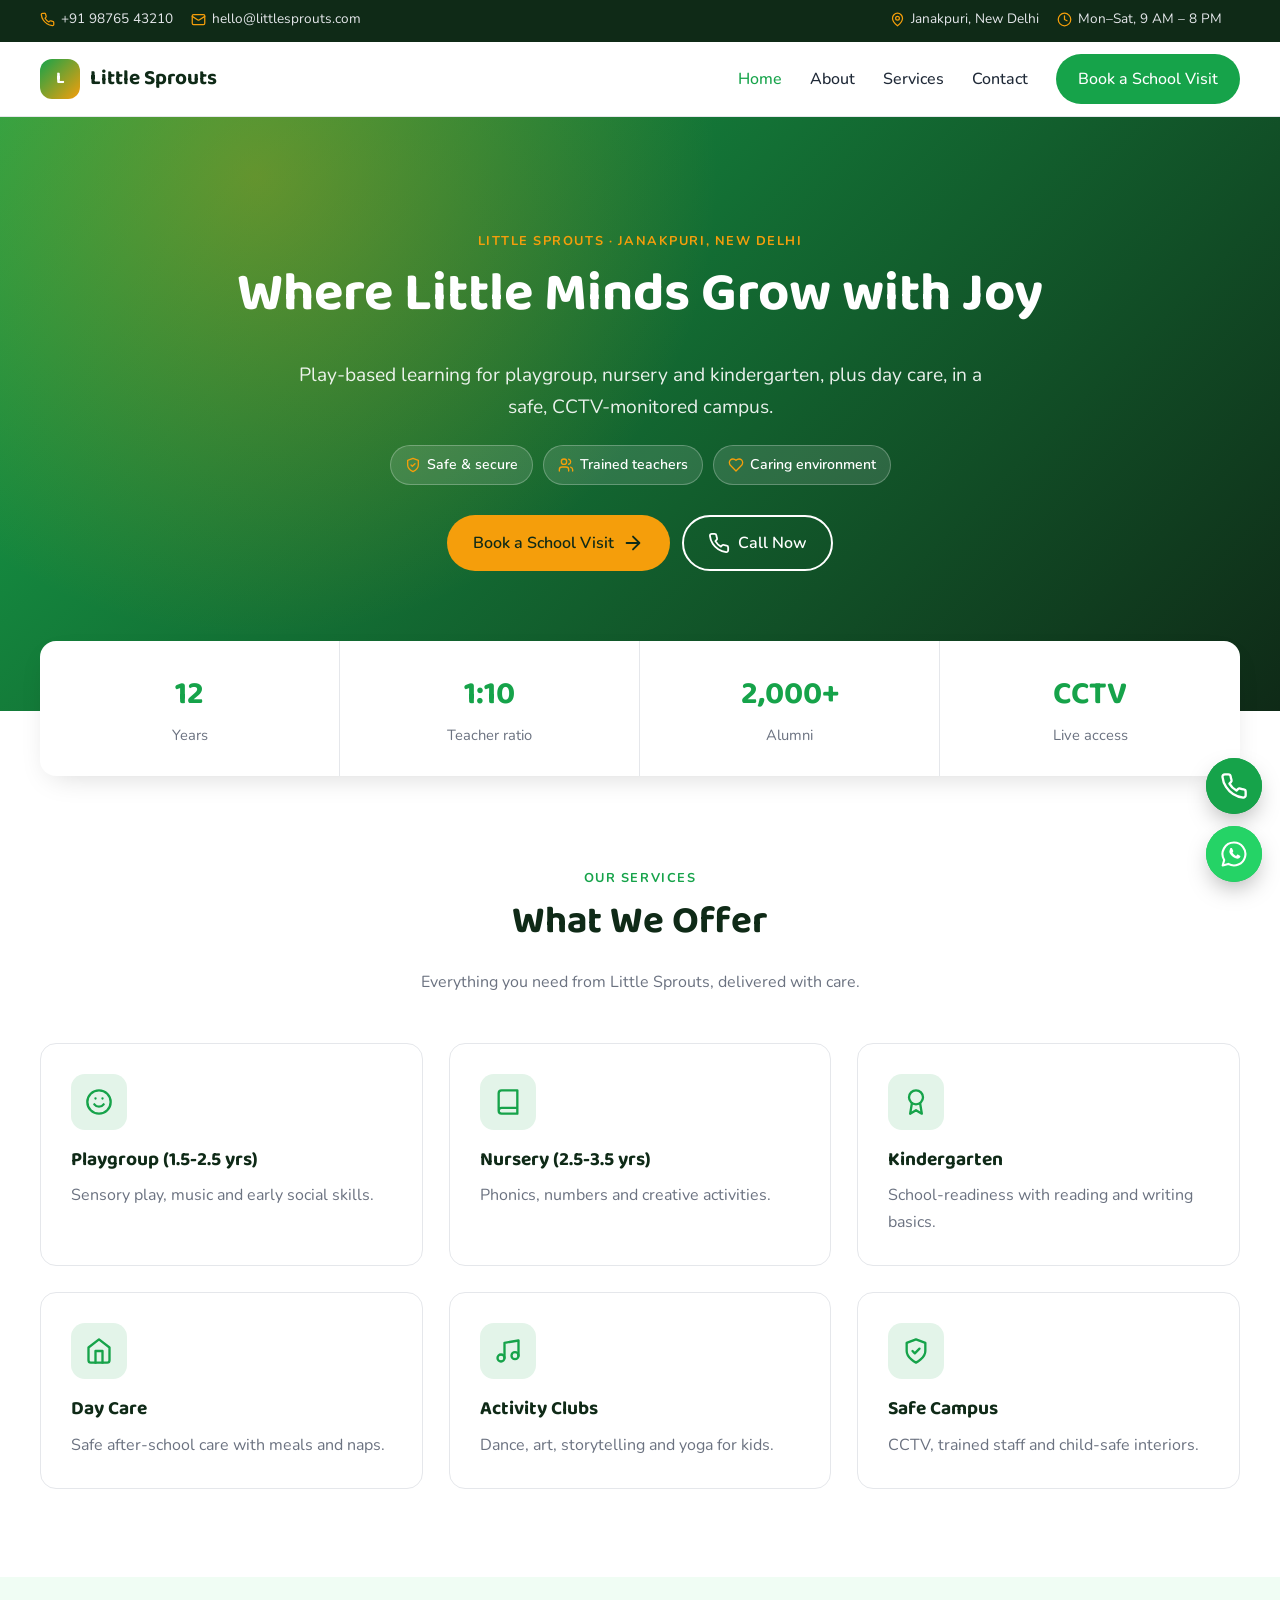
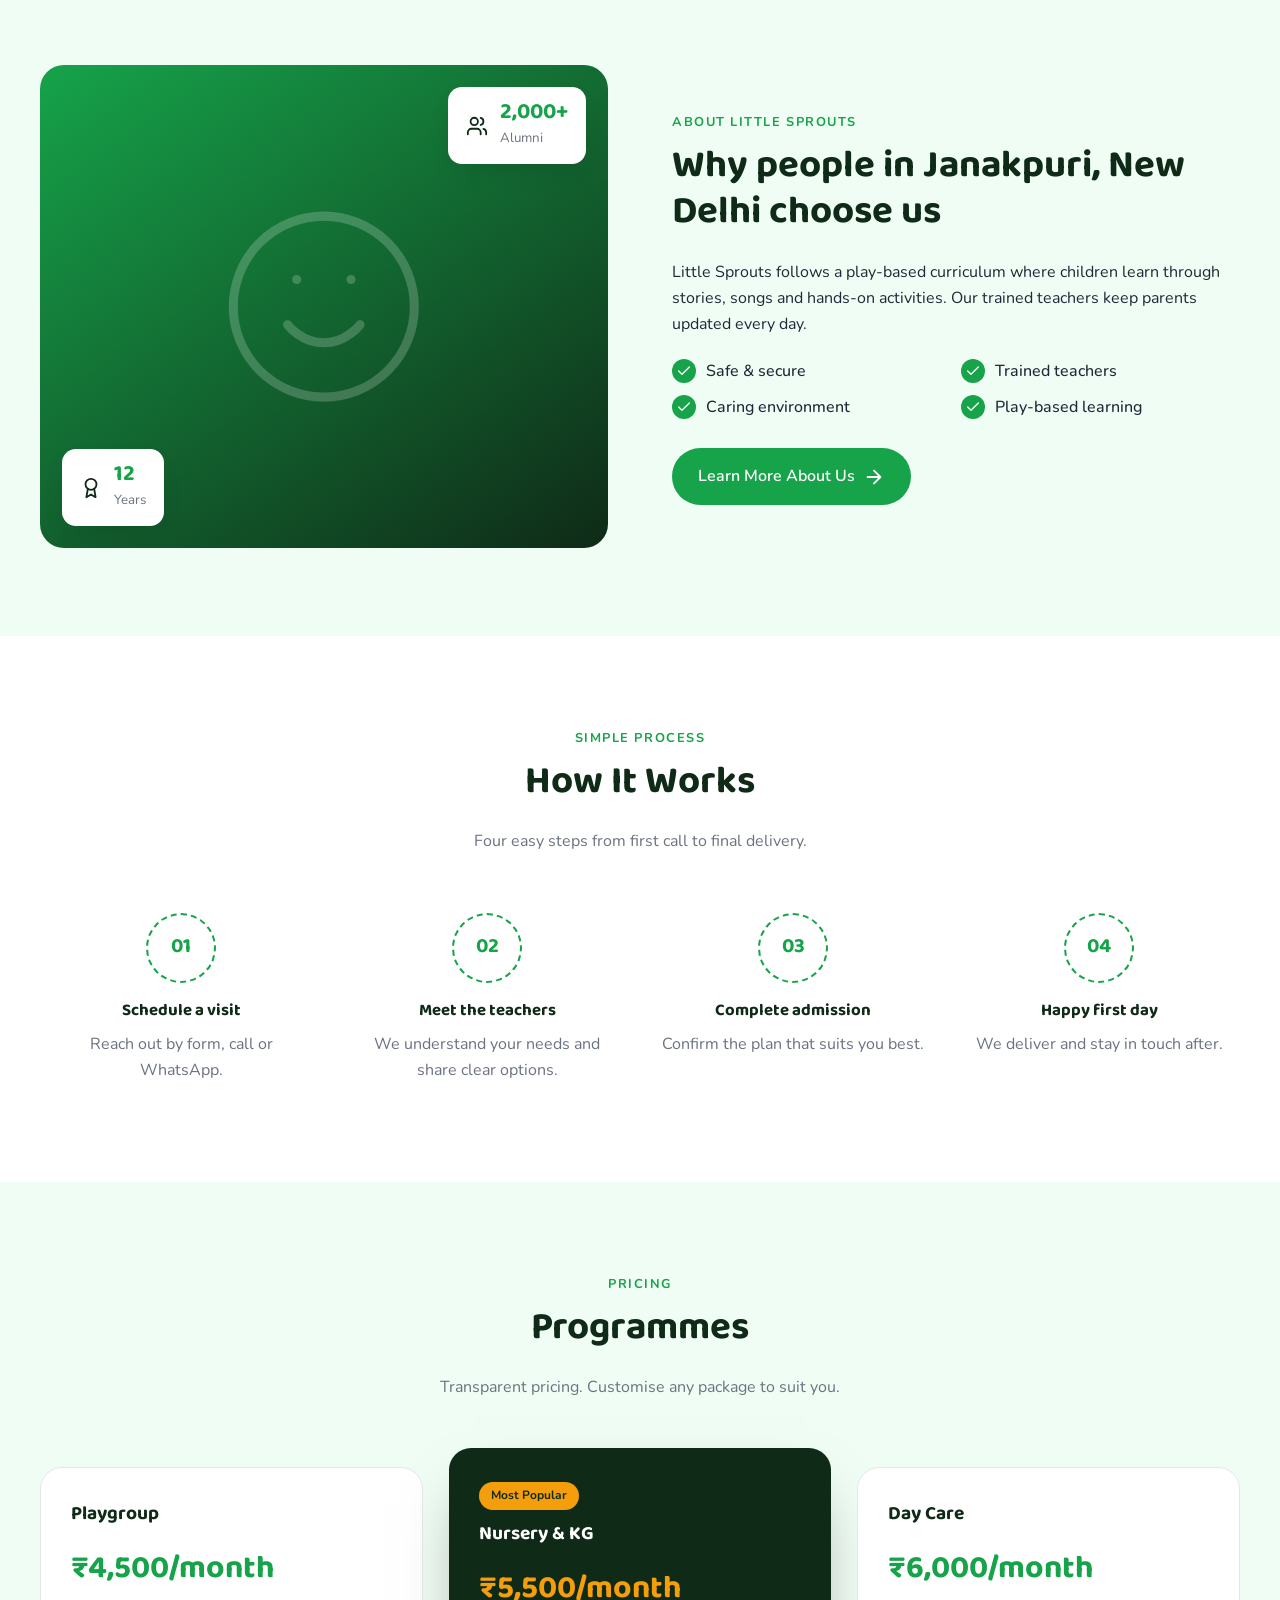
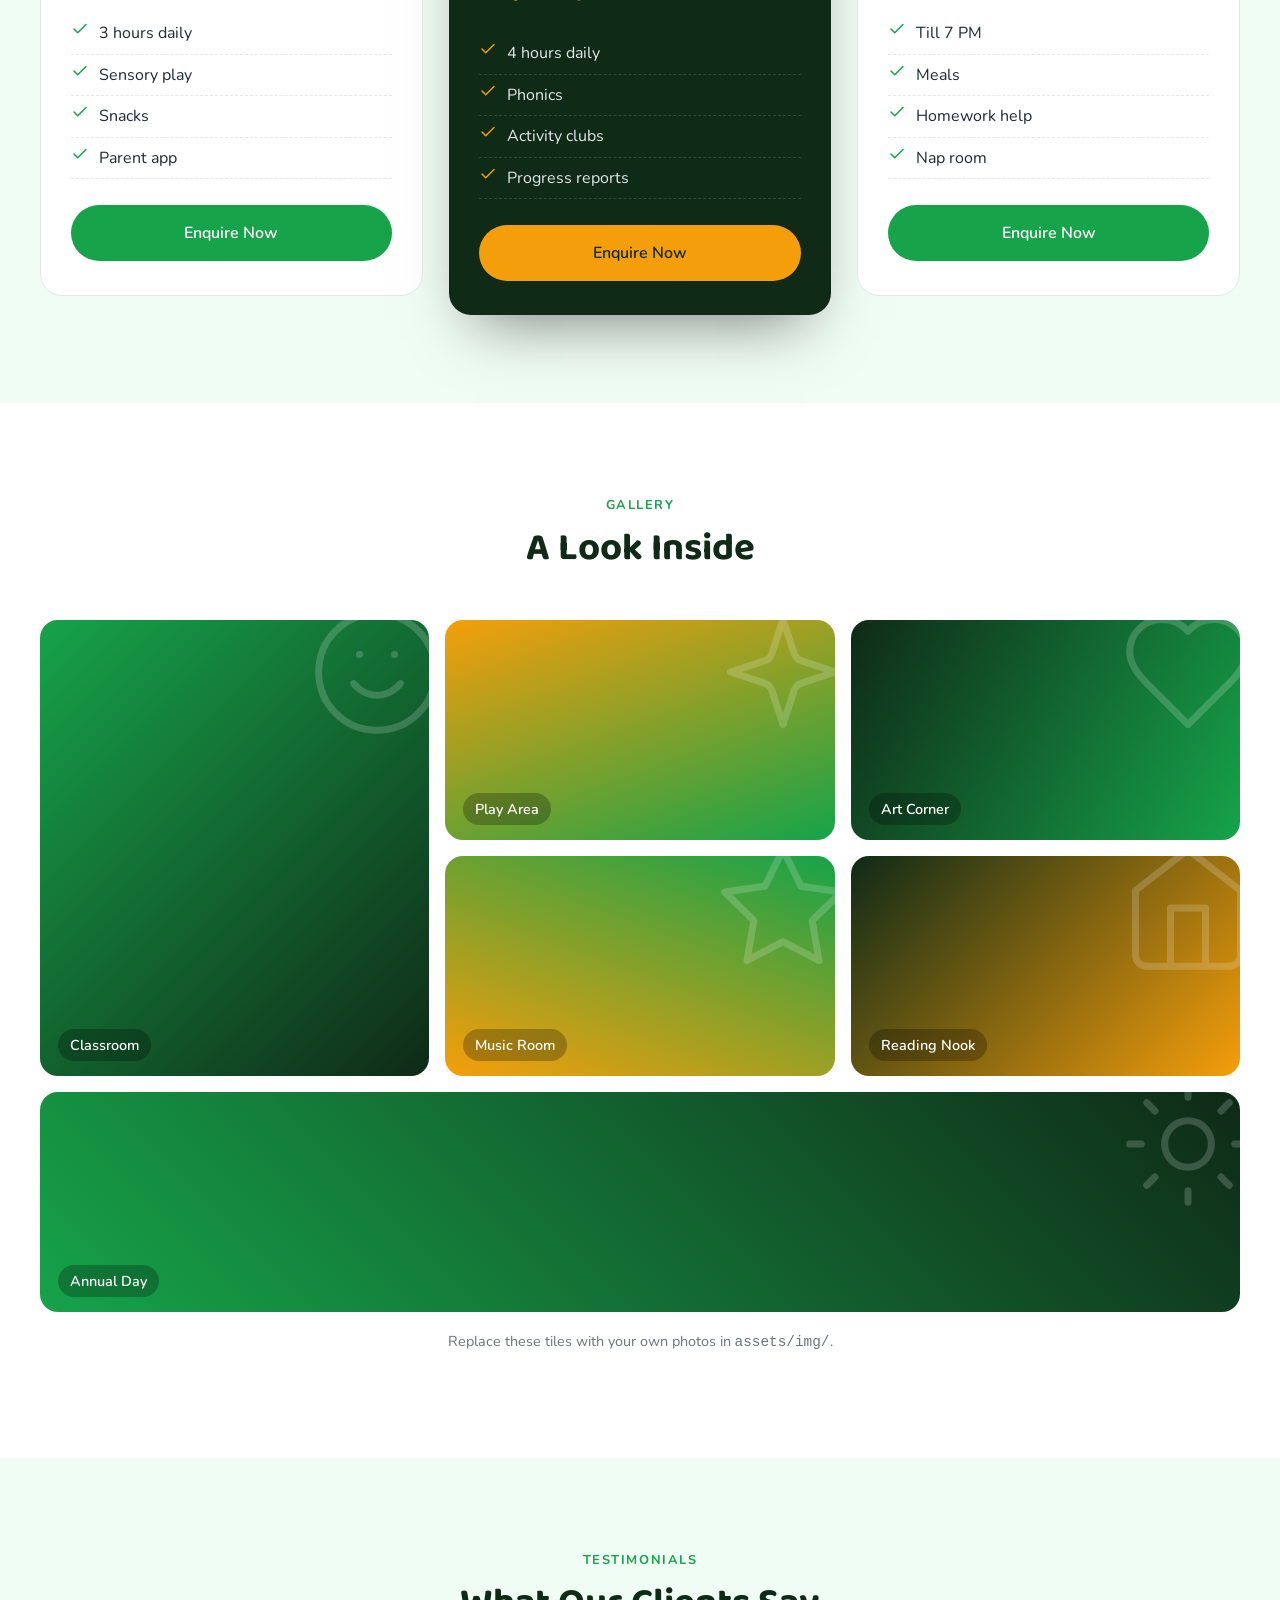
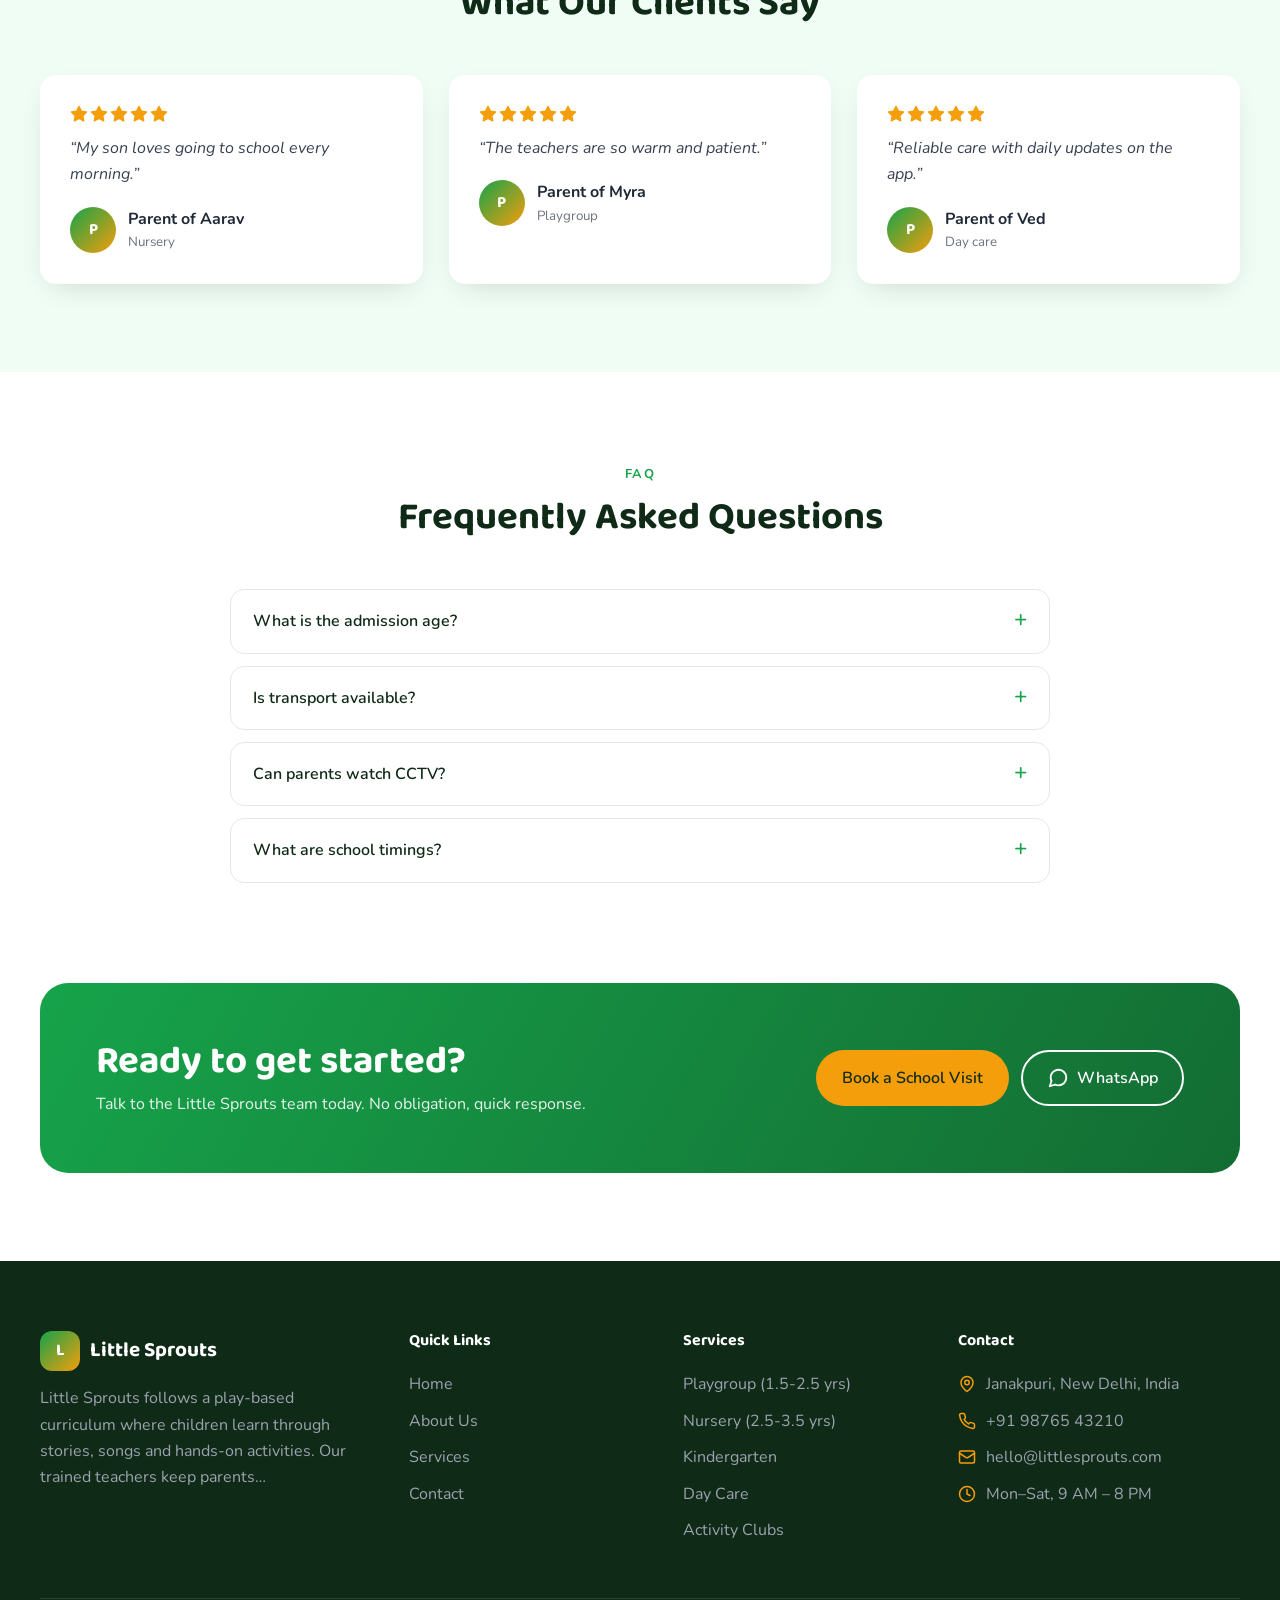
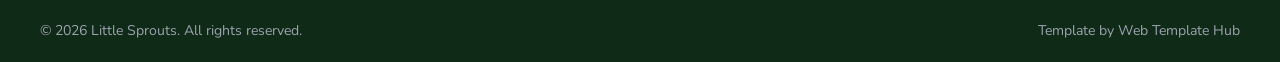
<file: index.html>
<!DOCTYPE html>
<html lang="en">
<head>
<meta charset="utf-8">
<meta name="viewport" content="width=device-width, initial-scale=1">
<title>Little Sprouts | Where Little Minds Grow with Joy</title>
<meta name="description" content="Play-based learning for playgroup, nursery and kindergarten, plus day care, in a safe, CCTV-monitored campus.">
<meta name="robots" content="noindex, follow">
<meta name="theme-color" content="#16a34a">
<meta property="og:type" content="website">
<meta property="og:title" content="Little Sprouts | Where Little Minds Grow with Joy">
<meta property="og:description" content="Play-based learning for playgroup, nursery and kindergarten, plus day care, in a safe, CCTV-monitored campus.">
<meta property="og:image" content="https://www.example.com/assets/img/og-image.jpg">
<meta property="og:locale" content="en_IN">
<meta name="twitter:card" content="summary_large_image">
<link rel="icon" href="data:image/svg+xml,%3Csvg xmlns='http://www.w3.org/2000/svg' viewBox='0 0 64 64'%3E%3Crect width='64' height='64' rx='14' fill='%2316a34a'/%3E%3Ctext x='32' y='43' font-size='32' text-anchor='middle' fill='white' font-family='Arial' font-weight='700'%3EL%3C/text%3E%3C/svg%3E">
<link rel="preconnect" href="https://fonts.googleapis.com">
<link rel="preconnect" href="https://fonts.gstatic.com" crossorigin>
<link href="https://fonts.googleapis.com/css2?family=Baloo+2:wght@400;500;600;700&amp;family=Nunito:wght@400;500;600;700&amp;display=swap" rel="stylesheet">
<link rel="stylesheet" href="assets/css/style.css">
</head>
<body>
<div class="topbar"><div class="container">
<div><span><svg class="ic" viewBox="0 0 24 24" fill="none" stroke="currentColor" stroke-width="2" stroke-linecap="round" stroke-linejoin="round" aria-hidden="true"><path d="M22 16.92v3a2 2 0 0 1-2.18 2 19.79 19.79 0 0 1-8.63-3.07 19.5 19.5 0 0 1-6-6 19.79 19.79 0 0 1-3.07-8.67A2 2 0 0 1 4.11 2h3a2 2 0 0 1 2 1.72 12.84 12.84 0 0 0 .7 2.81 2 2 0 0 1-.45 2.11L8.09 9.91a16 16 0 0 0 6 6l1.27-1.27a2 2 0 0 1 2.11-.45 12.84 12.84 0 0 0 2.81.7A2 2 0 0 1 22 16.92z"/></svg> +91 98765 43210</span><span class="hide-sm"><svg class="ic" viewBox="0 0 24 24" fill="none" stroke="currentColor" stroke-width="2" stroke-linecap="round" stroke-linejoin="round" aria-hidden="true"><rect x="2" y="4" width="20" height="16" rx="2"/><path d="m22 7-8.97 5.7a1.94 1.94 0 0 1-2.06 0L2 7"/></svg> hello@littlesprouts.com</span></div>
<div><span class="hide-sm"><svg class="ic" viewBox="0 0 24 24" fill="none" stroke="currentColor" stroke-width="2" stroke-linecap="round" stroke-linejoin="round" aria-hidden="true"><path d="M20 10c0 6-8 12-8 12s-8-6-8-12a8 8 0 0 1 16 0Z"/><circle cx="12" cy="10" r="3"/></svg> Janakpuri, New Delhi</span><span><svg class="ic" viewBox="0 0 24 24" fill="none" stroke="currentColor" stroke-width="2" stroke-linecap="round" stroke-linejoin="round" aria-hidden="true"><circle cx="12" cy="12" r="10"/><path d="M12 6v6l4 2"/></svg> Mon–Sat, 9 AM – 8 PM</span></div>
</div></div>
<header class="header"><div class="container">
<a class="logo" href="index.html" aria-label="Little Sprouts home"><b>L</b>Little Sprouts</a>
<button class="menu-btn" aria-label="Open menu" aria-expanded="false"><svg class="ic" viewBox="0 0 24 24" fill="none" stroke="currentColor" stroke-width="2" stroke-linecap="round" stroke-linejoin="round" aria-hidden="true"><path d="M4 6h16M4 12h16M4 18h16"/></svg></button>
<nav class="nav" aria-label="Main">
<a href="index.html" class="active" aria-current="page">Home</a><a href="about.html">About</a><a href="services.html">Services</a><a href="contact.html">Contact</a>
<a class="btn btn-p" href="contact.html">Book a School Visit</a>
</nav>
</div></header>
<main id="main">
<section class="hero hero-center"><div class="container">
<span class="eyebrow" style="color:var(--a)">Little Sprouts · Janakpuri, New Delhi</span>
<h1>Where Little Minds Grow with Joy</h1><p class="lead">Play-based learning for playgroup, nursery and kindergarten, plus day care, in a safe, CCTV-monitored campus.</p><div class="badges"><span class="badge"><svg class="ic" viewBox="0 0 24 24" fill="none" stroke="currentColor" stroke-width="2" stroke-linecap="round" stroke-linejoin="round" aria-hidden="true"><path d="M12 22s8-4 8-10V5l-8-3-8 3v7c0 6 8 10 8 10z"/><path d="m9 12 2 2 4-4"/></svg> Safe &amp; secure</span><span class="badge"><svg class="ic" viewBox="0 0 24 24" fill="none" stroke="currentColor" stroke-width="2" stroke-linecap="round" stroke-linejoin="round" aria-hidden="true"><path d="M16 21v-2a4 4 0 0 0-4-4H6a4 4 0 0 0-4 4v2"/><circle cx="9" cy="7" r="4"/><path d="M22 21v-2a4 4 0 0 0-3-3.87"/><path d="M16 3.13a4 4 0 0 1 0 7.75"/></svg> Trained teachers</span><span class="badge"><svg class="ic" viewBox="0 0 24 24" fill="none" stroke="currentColor" stroke-width="2" stroke-linecap="round" stroke-linejoin="round" aria-hidden="true"><path d="M19 14c1.49-1.46 3-3.21 3-5.5A5.5 5.5 0 0 0 16.5 3c-1.76 0-3 .5-4.5 2-1.5-1.5-2.74-2-4.5-2A5.5 5.5 0 0 0 2 8.5c0 2.3 1.5 4.05 3 5.5l7 7Z"/></svg> Caring environment</span></div>
<div class="ctas"><a class="btn btn-a" href="contact.html">Book a School Visit <svg class="ic" viewBox="0 0 24 24" fill="none" stroke="currentColor" stroke-width="2" stroke-linecap="round" stroke-linejoin="round" aria-hidden="true"><path d="M5 12h14M12 5l7 7-7 7"/></svg></a><a class="btn btn-o" href="tel:+919876543210"><svg class="ic" viewBox="0 0 24 24" fill="none" stroke="currentColor" stroke-width="2" stroke-linecap="round" stroke-linejoin="round" aria-hidden="true"><path d="M22 16.92v3a2 2 0 0 1-2.18 2 19.79 19.79 0 0 1-8.63-3.07 19.5 19.5 0 0 1-6-6 19.79 19.79 0 0 1-3.07-8.67A2 2 0 0 1 4.11 2h3a2 2 0 0 1 2 1.72 12.84 12.84 0 0 0 .7 2.81 2 2 0 0 1-.45 2.11L8.09 9.91a16 16 0 0 0 6 6l1.27-1.27a2 2 0 0 1 2.11-.45 12.84 12.84 0 0 0 2.81.7A2 2 0 0 1 22 16.92z"/></svg> Call Now</a></div>
</div></section>
<div class="stat-strip"><div class="container"><div class="grid"><div class="stat"><strong>12</strong><span>Years</span></div><div class="stat"><strong>1:10</strong><span>Teacher ratio</span></div><div class="stat"><strong>2,000+</strong><span>Alumni</span></div><div class="stat"><strong>CCTV</strong><span>Live access</span></div></div></div></div><section class="section"><div class="container"><div class="head reveal"><span class="eyebrow">Our Services</span><h2>What We Offer</h2><p>Everything you need from Little Sprouts, delivered with care.</p></div><div class="grid-3"><article class="svc reveal"><div class="ico"><svg class="ic" viewBox="0 0 24 24" fill="none" stroke="currentColor" stroke-width="2" stroke-linecap="round" stroke-linejoin="round" aria-hidden="true"><circle cx="12" cy="12" r="10"/><path d="M8 14s1.5 2 4 2 4-2 4-2M9 9h.01M15 9h.01"/></svg></div><h3 style="font-size:1.2rem">Playgroup (1.5-2.5 yrs)</h3><p>Sensory play, music and early social skills.</p></article><article class="svc reveal"><div class="ico"><svg class="ic" viewBox="0 0 24 24" fill="none" stroke="currentColor" stroke-width="2" stroke-linecap="round" stroke-linejoin="round" aria-hidden="true"><path d="M4 19.5v-15A2.5 2.5 0 0 1 6.5 2H20v20H6.5a2.5 2.5 0 0 1 0-5H20"/></svg></div><h3 style="font-size:1.2rem">Nursery (2.5-3.5 yrs)</h3><p>Phonics, numbers and creative activities.</p></article><article class="svc reveal"><div class="ico"><svg class="ic" viewBox="0 0 24 24" fill="none" stroke="currentColor" stroke-width="2" stroke-linecap="round" stroke-linejoin="round" aria-hidden="true"><circle cx="12" cy="8" r="6"/><path d="M15.477 12.89 17 22l-5-3-5 3 1.523-9.11"/></svg></div><h3 style="font-size:1.2rem">Kindergarten</h3><p>School-readiness with reading and writing basics.</p></article><article class="svc reveal"><div class="ico"><svg class="ic" viewBox="0 0 24 24" fill="none" stroke="currentColor" stroke-width="2" stroke-linecap="round" stroke-linejoin="round" aria-hidden="true"><path d="m3 9 9-7 9 7v11a2 2 0 0 1-2 2H5a2 2 0 0 1-2-2z"/><path d="M9 22V12h6v10"/></svg></div><h3 style="font-size:1.2rem">Day Care</h3><p>Safe after-school care with meals and naps.</p></article><article class="svc reveal"><div class="ico"><svg class="ic" viewBox="0 0 24 24" fill="none" stroke="currentColor" stroke-width="2" stroke-linecap="round" stroke-linejoin="round" aria-hidden="true"><path d="M9 18V5l12-2v13"/><circle cx="6" cy="18" r="3"/><circle cx="18" cy="16" r="3"/></svg></div><h3 style="font-size:1.2rem">Activity Clubs</h3><p>Dance, art, storytelling and yoga for kids.</p></article><article class="svc reveal"><div class="ico"><svg class="ic" viewBox="0 0 24 24" fill="none" stroke="currentColor" stroke-width="2" stroke-linecap="round" stroke-linejoin="round" aria-hidden="true"><path d="M12 22s8-4 8-10V5l-8-3-8 3v7c0 6 8 10 8 10z"/><path d="m9 12 2 2 4-4"/></svg></div><h3 style="font-size:1.2rem">Safe Campus</h3><p>CCTV, trained staff and child-safe interiors.</p></article></div></div></section><section class="section alt"><div class="container"><div class="split">
<div class="visual reveal"><svg class="ic" viewBox="0 0 24 24" fill="none" stroke="currentColor" stroke-width="2" stroke-linecap="round" stroke-linejoin="round" aria-hidden="true"><circle cx="12" cy="12" r="10"/><path d="M8 14s1.5 2 4 2 4-2 4-2M9 9h.01M15 9h.01"/></svg>
<div class="float f1"><svg class="ic" viewBox="0 0 24 24" fill="none" stroke="currentColor" stroke-width="2" stroke-linecap="round" stroke-linejoin="round" aria-hidden="true"><circle cx="12" cy="8" r="6"/><path d="M15.477 12.89 17 22l-5-3-5 3 1.523-9.11"/></svg><div><strong>12</strong><small>Years</small></div></div>
<div class="float f2"><svg class="ic" viewBox="0 0 24 24" fill="none" stroke="currentColor" stroke-width="2" stroke-linecap="round" stroke-linejoin="round" aria-hidden="true"><path d="M16 21v-2a4 4 0 0 0-4-4H6a4 4 0 0 0-4 4v2"/><circle cx="9" cy="7" r="4"/><path d="M22 21v-2a4 4 0 0 0-3-3.87"/><path d="M16 3.13a4 4 0 0 1 0 7.75"/></svg><div><strong>2,000+</strong><small>Alumni</small></div></div></div>
<div class="reveal"><span class="eyebrow">About Little Sprouts</span><h2>Why people in Janakpuri, New Delhi choose us</h2><p>Little Sprouts follows a play-based curriculum where children learn through stories, songs and hands-on activities. Our trained teachers keep parents updated every day.</p>
<ul class="checks"><li><svg class="ic" viewBox="0 0 24 24" fill="none" stroke="currentColor" stroke-width="2" stroke-linecap="round" stroke-linejoin="round" aria-hidden="true"><path d="M20 6 9 17l-5-5"/></svg> Safe &amp; secure</li><li><svg class="ic" viewBox="0 0 24 24" fill="none" stroke="currentColor" stroke-width="2" stroke-linecap="round" stroke-linejoin="round" aria-hidden="true"><path d="M20 6 9 17l-5-5"/></svg> Trained teachers</li><li><svg class="ic" viewBox="0 0 24 24" fill="none" stroke="currentColor" stroke-width="2" stroke-linecap="round" stroke-linejoin="round" aria-hidden="true"><path d="M20 6 9 17l-5-5"/></svg> Caring environment</li><li><svg class="ic" viewBox="0 0 24 24" fill="none" stroke="currentColor" stroke-width="2" stroke-linecap="round" stroke-linejoin="round" aria-hidden="true"><path d="M20 6 9 17l-5-5"/></svg> Play-based learning</li></ul><a class="btn btn-p" href="about.html">Learn More About Us <svg class="ic" viewBox="0 0 24 24" fill="none" stroke="currentColor" stroke-width="2" stroke-linecap="round" stroke-linejoin="round" aria-hidden="true"><path d="M5 12h14M12 5l7 7-7 7"/></svg></a></div>
</div></div></section><section class="section"><div class="container"><div class="head reveal"><span class="eyebrow">Simple Process</span><h2>How It Works</h2><p>Four easy steps from first call to final delivery.</p></div><div class="steps"><div class="step reveal"><h3>Schedule a visit</h3><p style="color:var(--muted);margin:0">Reach out by form, call or WhatsApp.</p></div><div class="step reveal"><h3>Meet the teachers</h3><p style="color:var(--muted);margin:0">We understand your needs and share clear options.</p></div><div class="step reveal"><h3>Complete admission</h3><p style="color:var(--muted);margin:0">Confirm the plan that suits you best.</p></div><div class="step reveal"><h3>Happy first day</h3><p style="color:var(--muted);margin:0">We deliver and stay in touch after.</p></div></div></div></section><section class="section alt"><div class="container"><div class="head reveal"><span class="eyebrow">Pricing</span><h2>Programmes</h2><p>Transparent pricing. Customise any package to suit you.</p></div><div class="grid-3" style="align-items:center"><div class="pkg reveal"><h3>Playgroup</h3><div class="price">₹4,500/month</div><ul><li><svg class="ic" viewBox="0 0 24 24" fill="none" stroke="currentColor" stroke-width="2" stroke-linecap="round" stroke-linejoin="round" aria-hidden="true"><path d="M20 6 9 17l-5-5"/></svg> 3 hours daily</li><li><svg class="ic" viewBox="0 0 24 24" fill="none" stroke="currentColor" stroke-width="2" stroke-linecap="round" stroke-linejoin="round" aria-hidden="true"><path d="M20 6 9 17l-5-5"/></svg> Sensory play</li><li><svg class="ic" viewBox="0 0 24 24" fill="none" stroke="currentColor" stroke-width="2" stroke-linecap="round" stroke-linejoin="round" aria-hidden="true"><path d="M20 6 9 17l-5-5"/></svg> Snacks</li><li><svg class="ic" viewBox="0 0 24 24" fill="none" stroke="currentColor" stroke-width="2" stroke-linecap="round" stroke-linejoin="round" aria-hidden="true"><path d="M20 6 9 17l-5-5"/></svg> Parent app</li></ul><a class="btn btn-p" style="justify-content:center" href="contact.html">Enquire Now</a></div><div class="pkg reveal hl"><span class="tag">Most Popular</span><h3>Nursery &amp; KG</h3><div class="price">₹5,500/month</div><ul><li><svg class="ic" viewBox="0 0 24 24" fill="none" stroke="currentColor" stroke-width="2" stroke-linecap="round" stroke-linejoin="round" aria-hidden="true"><path d="M20 6 9 17l-5-5"/></svg> 4 hours daily</li><li><svg class="ic" viewBox="0 0 24 24" fill="none" stroke="currentColor" stroke-width="2" stroke-linecap="round" stroke-linejoin="round" aria-hidden="true"><path d="M20 6 9 17l-5-5"/></svg> Phonics</li><li><svg class="ic" viewBox="0 0 24 24" fill="none" stroke="currentColor" stroke-width="2" stroke-linecap="round" stroke-linejoin="round" aria-hidden="true"><path d="M20 6 9 17l-5-5"/></svg> Activity clubs</li><li><svg class="ic" viewBox="0 0 24 24" fill="none" stroke="currentColor" stroke-width="2" stroke-linecap="round" stroke-linejoin="round" aria-hidden="true"><path d="M20 6 9 17l-5-5"/></svg> Progress reports</li></ul><a class="btn btn-a" style="justify-content:center" href="contact.html">Enquire Now</a></div><div class="pkg reveal"><h3>Day Care</h3><div class="price">₹6,000/month</div><ul><li><svg class="ic" viewBox="0 0 24 24" fill="none" stroke="currentColor" stroke-width="2" stroke-linecap="round" stroke-linejoin="round" aria-hidden="true"><path d="M20 6 9 17l-5-5"/></svg> Till 7 PM</li><li><svg class="ic" viewBox="0 0 24 24" fill="none" stroke="currentColor" stroke-width="2" stroke-linecap="round" stroke-linejoin="round" aria-hidden="true"><path d="M20 6 9 17l-5-5"/></svg> Meals</li><li><svg class="ic" viewBox="0 0 24 24" fill="none" stroke="currentColor" stroke-width="2" stroke-linecap="round" stroke-linejoin="round" aria-hidden="true"><path d="M20 6 9 17l-5-5"/></svg> Homework help</li><li><svg class="ic" viewBox="0 0 24 24" fill="none" stroke="currentColor" stroke-width="2" stroke-linecap="round" stroke-linejoin="round" aria-hidden="true"><path d="M20 6 9 17l-5-5"/></svg> Nap room</li></ul><a class="btn btn-p" style="justify-content:center" href="contact.html">Enquire Now</a></div></div></div></section><section class="section"><div class="container"><div class="head reveal"><span class="eyebrow">Gallery</span><h2>A Look Inside</h2></div><div class="gallery"><figure class="tile reveal" style="background:linear-gradient(135deg,#16a34a,#0f2a17);margin:0"><svg class="ic" viewBox="0 0 24 24" fill="none" stroke="currentColor" stroke-width="2" stroke-linecap="round" stroke-linejoin="round" aria-hidden="true"><circle cx="12" cy="12" r="10"/><path d="M8 14s1.5 2 4 2 4-2 4-2M9 9h.01M15 9h.01"/></svg><figcaption><span>Classroom</span></figcaption></figure><figure class="tile reveal" style="background:linear-gradient(160deg,#f59e0b,#16a34a);margin:0"><svg class="ic" viewBox="0 0 24 24" fill="none" stroke="currentColor" stroke-width="2" stroke-linecap="round" stroke-linejoin="round" aria-hidden="true"><path d="m12 3-1.9 5.8a2 2 0 0 1-1.3 1.3L3 12l5.8 1.9a2 2 0 0 1 1.3 1.3L12 21l1.9-5.8a2 2 0 0 1 1.3-1.3L21 12l-5.8-1.9a2 2 0 0 1-1.3-1.3Z"/></svg><figcaption><span>Play Area</span></figcaption></figure><figure class="tile reveal" style="background:linear-gradient(120deg,#0f2a17,#16a34a);margin:0"><svg class="ic" viewBox="0 0 24 24" fill="none" stroke="currentColor" stroke-width="2" stroke-linecap="round" stroke-linejoin="round" aria-hidden="true"><path d="M19 14c1.49-1.46 3-3.21 3-5.5A5.5 5.5 0 0 0 16.5 3c-1.76 0-3 .5-4.5 2-1.5-1.5-2.74-2-4.5-2A5.5 5.5 0 0 0 2 8.5c0 2.3 1.5 4.05 3 5.5l7 7Z"/></svg><figcaption><span>Art Corner</span></figcaption></figure><figure class="tile reveal" style="background:linear-gradient(200deg,#16a34a,#f59e0b);margin:0"><svg class="ic" viewBox="0 0 24 24" fill="none" stroke="currentColor" stroke-width="2" stroke-linecap="round" stroke-linejoin="round" aria-hidden="true"><path d="M12 2l3.09 6.26L22 9.27l-5 4.87 1.18 6.88L12 17.77l-6.18 3.25L7 14.14 2 9.27l6.91-1.01L12 2z"/></svg><figcaption><span>Music Room</span></figcaption></figure><figure class="tile reveal" style="background:linear-gradient(135deg,#0f2a17,#f59e0b);margin:0"><svg class="ic" viewBox="0 0 24 24" fill="none" stroke="currentColor" stroke-width="2" stroke-linecap="round" stroke-linejoin="round" aria-hidden="true"><path d="m3 9 9-7 9 7v11a2 2 0 0 1-2 2H5a2 2 0 0 1-2-2z"/><path d="M9 22V12h6v10"/></svg><figcaption><span>Reading Nook</span></figcaption></figure><figure class="tile reveal" style="background:linear-gradient(45deg,#16a34a,#0f2a17);margin:0"><svg class="ic" viewBox="0 0 24 24" fill="none" stroke="currentColor" stroke-width="2" stroke-linecap="round" stroke-linejoin="round" aria-hidden="true"><circle cx="12" cy="12" r="4"/><path d="M12 2v2M12 20v2M4.93 4.93l1.41 1.41M17.66 17.66l1.41 1.41M2 12h2M20 12h2M6.34 17.66l-1.41 1.41M19.07 4.93l-1.41 1.41"/></svg><figcaption><span>Annual Day</span></figcaption></figure></div><p style="text-align:center;color:var(--muted);margin-top:18px;font-size:.9rem">Replace these tiles with your own photos in <code>assets/img/</code>.</p></div></section><section class="section alt"><div class="container"><div class="head reveal"><span class="eyebrow">Testimonials</span><h2>What Our Clients Say</h2></div><div class="grid-3"><blockquote class="quote reveal" style="margin:0"><div class="stars" aria-label="5 out of 5"><svg class="ic" viewBox="0 0 24 24" fill="none" stroke="currentColor" stroke-width="2" stroke-linecap="round" stroke-linejoin="round" aria-hidden="true"><path d="M12 2l3.09 6.26L22 9.27l-5 4.87 1.18 6.88L12 17.77l-6.18 3.25L7 14.14 2 9.27l6.91-1.01L12 2z"/></svg><svg class="ic" viewBox="0 0 24 24" fill="none" stroke="currentColor" stroke-width="2" stroke-linecap="round" stroke-linejoin="round" aria-hidden="true"><path d="M12 2l3.09 6.26L22 9.27l-5 4.87 1.18 6.88L12 17.77l-6.18 3.25L7 14.14 2 9.27l6.91-1.01L12 2z"/></svg><svg class="ic" viewBox="0 0 24 24" fill="none" stroke="currentColor" stroke-width="2" stroke-linecap="round" stroke-linejoin="round" aria-hidden="true"><path d="M12 2l3.09 6.26L22 9.27l-5 4.87 1.18 6.88L12 17.77l-6.18 3.25L7 14.14 2 9.27l6.91-1.01L12 2z"/></svg><svg class="ic" viewBox="0 0 24 24" fill="none" stroke="currentColor" stroke-width="2" stroke-linecap="round" stroke-linejoin="round" aria-hidden="true"><path d="M12 2l3.09 6.26L22 9.27l-5 4.87 1.18 6.88L12 17.77l-6.18 3.25L7 14.14 2 9.27l6.91-1.01L12 2z"/></svg><svg class="ic" viewBox="0 0 24 24" fill="none" stroke="currentColor" stroke-width="2" stroke-linecap="round" stroke-linejoin="round" aria-hidden="true"><path d="M12 2l3.09 6.26L22 9.27l-5 4.87 1.18 6.88L12 17.77l-6.18 3.25L7 14.14 2 9.27l6.91-1.01L12 2z"/></svg></div><p>&ldquo;My son loves going to school every morning.&rdquo;</p><footer class="who"><b>P</b><div><strong>Parent of Aarav</strong><small>Nursery</small></div></footer></blockquote><blockquote class="quote reveal" style="margin:0"><div class="stars" aria-label="5 out of 5"><svg class="ic" viewBox="0 0 24 24" fill="none" stroke="currentColor" stroke-width="2" stroke-linecap="round" stroke-linejoin="round" aria-hidden="true"><path d="M12 2l3.09 6.26L22 9.27l-5 4.87 1.18 6.88L12 17.77l-6.18 3.25L7 14.14 2 9.27l6.91-1.01L12 2z"/></svg><svg class="ic" viewBox="0 0 24 24" fill="none" stroke="currentColor" stroke-width="2" stroke-linecap="round" stroke-linejoin="round" aria-hidden="true"><path d="M12 2l3.09 6.26L22 9.27l-5 4.87 1.18 6.88L12 17.77l-6.18 3.25L7 14.14 2 9.27l6.91-1.01L12 2z"/></svg><svg class="ic" viewBox="0 0 24 24" fill="none" stroke="currentColor" stroke-width="2" stroke-linecap="round" stroke-linejoin="round" aria-hidden="true"><path d="M12 2l3.09 6.26L22 9.27l-5 4.87 1.18 6.88L12 17.77l-6.18 3.25L7 14.14 2 9.27l6.91-1.01L12 2z"/></svg><svg class="ic" viewBox="0 0 24 24" fill="none" stroke="currentColor" stroke-width="2" stroke-linecap="round" stroke-linejoin="round" aria-hidden="true"><path d="M12 2l3.09 6.26L22 9.27l-5 4.87 1.18 6.88L12 17.77l-6.18 3.25L7 14.14 2 9.27l6.91-1.01L12 2z"/></svg><svg class="ic" viewBox="0 0 24 24" fill="none" stroke="currentColor" stroke-width="2" stroke-linecap="round" stroke-linejoin="round" aria-hidden="true"><path d="M12 2l3.09 6.26L22 9.27l-5 4.87 1.18 6.88L12 17.77l-6.18 3.25L7 14.14 2 9.27l6.91-1.01L12 2z"/></svg></div><p>&ldquo;The teachers are so warm and patient.&rdquo;</p><footer class="who"><b>P</b><div><strong>Parent of Myra</strong><small>Playgroup</small></div></footer></blockquote><blockquote class="quote reveal" style="margin:0"><div class="stars" aria-label="5 out of 5"><svg class="ic" viewBox="0 0 24 24" fill="none" stroke="currentColor" stroke-width="2" stroke-linecap="round" stroke-linejoin="round" aria-hidden="true"><path d="M12 2l3.09 6.26L22 9.27l-5 4.87 1.18 6.88L12 17.77l-6.18 3.25L7 14.14 2 9.27l6.91-1.01L12 2z"/></svg><svg class="ic" viewBox="0 0 24 24" fill="none" stroke="currentColor" stroke-width="2" stroke-linecap="round" stroke-linejoin="round" aria-hidden="true"><path d="M12 2l3.09 6.26L22 9.27l-5 4.87 1.18 6.88L12 17.77l-6.18 3.25L7 14.14 2 9.27l6.91-1.01L12 2z"/></svg><svg class="ic" viewBox="0 0 24 24" fill="none" stroke="currentColor" stroke-width="2" stroke-linecap="round" stroke-linejoin="round" aria-hidden="true"><path d="M12 2l3.09 6.26L22 9.27l-5 4.87 1.18 6.88L12 17.77l-6.18 3.25L7 14.14 2 9.27l6.91-1.01L12 2z"/></svg><svg class="ic" viewBox="0 0 24 24" fill="none" stroke="currentColor" stroke-width="2" stroke-linecap="round" stroke-linejoin="round" aria-hidden="true"><path d="M12 2l3.09 6.26L22 9.27l-5 4.87 1.18 6.88L12 17.77l-6.18 3.25L7 14.14 2 9.27l6.91-1.01L12 2z"/></svg><svg class="ic" viewBox="0 0 24 24" fill="none" stroke="currentColor" stroke-width="2" stroke-linecap="round" stroke-linejoin="round" aria-hidden="true"><path d="M12 2l3.09 6.26L22 9.27l-5 4.87 1.18 6.88L12 17.77l-6.18 3.25L7 14.14 2 9.27l6.91-1.01L12 2z"/></svg></div><p>&ldquo;Reliable care with daily updates on the app.&rdquo;</p><footer class="who"><b>P</b><div><strong>Parent of Ved</strong><small>Day care</small></div></footer></blockquote></div></div></section><section class="section"><div class="container"><div class="head reveal"><span class="eyebrow">FAQ</span><h2>Frequently Asked Questions</h2></div><div class="faq"><details><summary>What is the admission age?</summary><p>Playgroup starts at 1.5 years.</p></details><details><summary>Is transport available?</summary><p>Yes, GPS-enabled vans with attendants.</p></details><details><summary>Can parents watch CCTV?</summary><p>Parents get secure live CCTV access.</p></details><details><summary>What are school timings?</summary><p>9 AM to 12:30 PM, with day care till 7 PM.</p></details></div></div></section><section class="section" style="padding-top:0"><div class="container"><div class="cta reveal">
<div><h2>Ready to get started?</h2><p>Talk to the Little Sprouts team today. No obligation, quick response.</p></div>
<div style="display:flex;gap:12px;flex-wrap:wrap"><a class="btn btn-a" href="contact.html">Book a School Visit</a><a class="btn btn-o" href="https://wa.me/919876543210"><svg class="ic" viewBox="0 0 24 24" fill="none" stroke="currentColor" stroke-width="2" stroke-linecap="round" stroke-linejoin="round" aria-hidden="true"><path d="M21 11.5a8.38 8.38 0 0 1-.9 3.8 8.5 8.5 0 0 1-7.6 4.7 8.38 8.38 0 0 1-3.8-.9L3 21l1.9-5.7a8.38 8.38 0 0 1-.9-3.8 8.5 8.5 0 0 1 4.7-7.6 8.38 8.38 0 0 1 3.8-.9h.5a8.48 8.48 0 0 1 8 8v.5z"/></svg> WhatsApp</a></div>
</div></div></section></main>
<footer class="footer"><div class="container grid">
<div><a class="logo" href="index.html"><b>L</b>Little Sprouts</a><p>Little Sprouts follows a play-based curriculum where children learn through stories, songs and hands-on activities. Our trained teachers keep parents…</p></div>
<div><h4>Quick Links</h4><ul><li><a href="index.html">Home</a></li><li><a href="about.html">About Us</a></li><li><a href="services.html">Services</a></li><li><a href="contact.html">Contact</a></li></ul></div>
<div><h4>Services</h4><ul><li><a href="services.html">Playgroup (1.5-2.5 yrs)</a></li><li><a href="services.html">Nursery (2.5-3.5 yrs)</a></li><li><a href="services.html">Kindergarten</a></li><li><a href="services.html">Day Care</a></li><li><a href="services.html">Activity Clubs</a></li></ul></div>
<div><h4>Contact</h4><ul class="contact"><li><svg class="ic" viewBox="0 0 24 24" fill="none" stroke="currentColor" stroke-width="2" stroke-linecap="round" stroke-linejoin="round" aria-hidden="true"><path d="M20 10c0 6-8 12-8 12s-8-6-8-12a8 8 0 0 1 16 0Z"/><circle cx="12" cy="10" r="3"/></svg> Janakpuri, New Delhi, India</li><li><svg class="ic" viewBox="0 0 24 24" fill="none" stroke="currentColor" stroke-width="2" stroke-linecap="round" stroke-linejoin="round" aria-hidden="true"><path d="M22 16.92v3a2 2 0 0 1-2.18 2 19.79 19.79 0 0 1-8.63-3.07 19.5 19.5 0 0 1-6-6 19.79 19.79 0 0 1-3.07-8.67A2 2 0 0 1 4.11 2h3a2 2 0 0 1 2 1.72 12.84 12.84 0 0 0 .7 2.81 2 2 0 0 1-.45 2.11L8.09 9.91a16 16 0 0 0 6 6l1.27-1.27a2 2 0 0 1 2.11-.45 12.84 12.84 0 0 0 2.81.7A2 2 0 0 1 22 16.92z"/></svg> <a href="tel:+919876543210">+91 98765 43210</a></li><li><svg class="ic" viewBox="0 0 24 24" fill="none" stroke="currentColor" stroke-width="2" stroke-linecap="round" stroke-linejoin="round" aria-hidden="true"><rect x="2" y="4" width="20" height="16" rx="2"/><path d="m22 7-8.97 5.7a1.94 1.94 0 0 1-2.06 0L2 7"/></svg> <a href="mailto:hello@littlesprouts.com">hello@littlesprouts.com</a></li><li><svg class="ic" viewBox="0 0 24 24" fill="none" stroke="currentColor" stroke-width="2" stroke-linecap="round" stroke-linejoin="round" aria-hidden="true"><circle cx="12" cy="12" r="10"/><path d="M12 6v6l4 2"/></svg> Mon–Sat, 9 AM – 8 PM</li></ul></div>
</div><div class="container copy"><span>&copy; <span id="year">2026</span> Little Sprouts. All rights reserved.</span><span>Template by <a href="https://webtemplatehub.online/" rel="nofollow">Web Template Hub</a></span></div></footer>
<div class="floats">
<a class="fab fab-call" href="tel:+919876543210" aria-label="Call Little Sprouts"><span>Call now</span><svg class="ic" viewBox="0 0 24 24" fill="none" stroke="currentColor" stroke-width="2" stroke-linecap="round" stroke-linejoin="round" aria-hidden="true"><path d="M22 16.92v3a2 2 0 0 1-2.18 2 19.79 19.79 0 0 1-8.63-3.07 19.5 19.5 0 0 1-6-6 19.79 19.79 0 0 1-3.07-8.67A2 2 0 0 1 4.11 2h3a2 2 0 0 1 2 1.72 12.84 12.84 0 0 0 .7 2.81 2 2 0 0 1-.45 2.11L8.09 9.91a16 16 0 0 0 6 6l1.27-1.27a2 2 0 0 1 2.11-.45 12.84 12.84 0 0 0 2.81.7A2 2 0 0 1 22 16.92z"/></svg></a>
<a class="fab fab-wa" href="https://wa.me/919876543210?text=Hi%20Little%20Sprouts%2C%20I%20have%20an%20enquiry" aria-label="Chat on WhatsApp" target="_blank" rel="noopener"><span>WhatsApp us</span><svg viewBox="0 0 24 24" aria-hidden="true"><path d="M12 2.2a9.8 9.8 0 0 0-8.4 14.9L2.3 21.8l4.8-1.3A9.8 9.8 0 1 0 12 2.2z" fill="none" stroke="currentColor" stroke-width="1.8" stroke-linejoin="round"/><path fill="currentColor" d="M8.7 7.3c.2-.4.4-.4.7-.4h.5c.2 0 .4 0 .6.5l.8 1.9c.1.2.1.4 0 .6l-.4.6c-.1.2-.2.3 0 .6.6 1 1.4 1.8 2.5 2.4.3.2.4.1.6-.1l.7-.8c.2-.2.4-.2.6-.1l1.8.9c.3.1.4.2.4.4 0 .6-.3 1.5-1.2 1.9-.8.4-1.8.4-3.5-.3-2.2-.9-3.8-3-4.3-3.9-.6-1-.6-2.1-.1-3.2z"/></svg></a>
</div>

<script src="assets/js/main.js" defer></script>
</body>
</html>
</file>
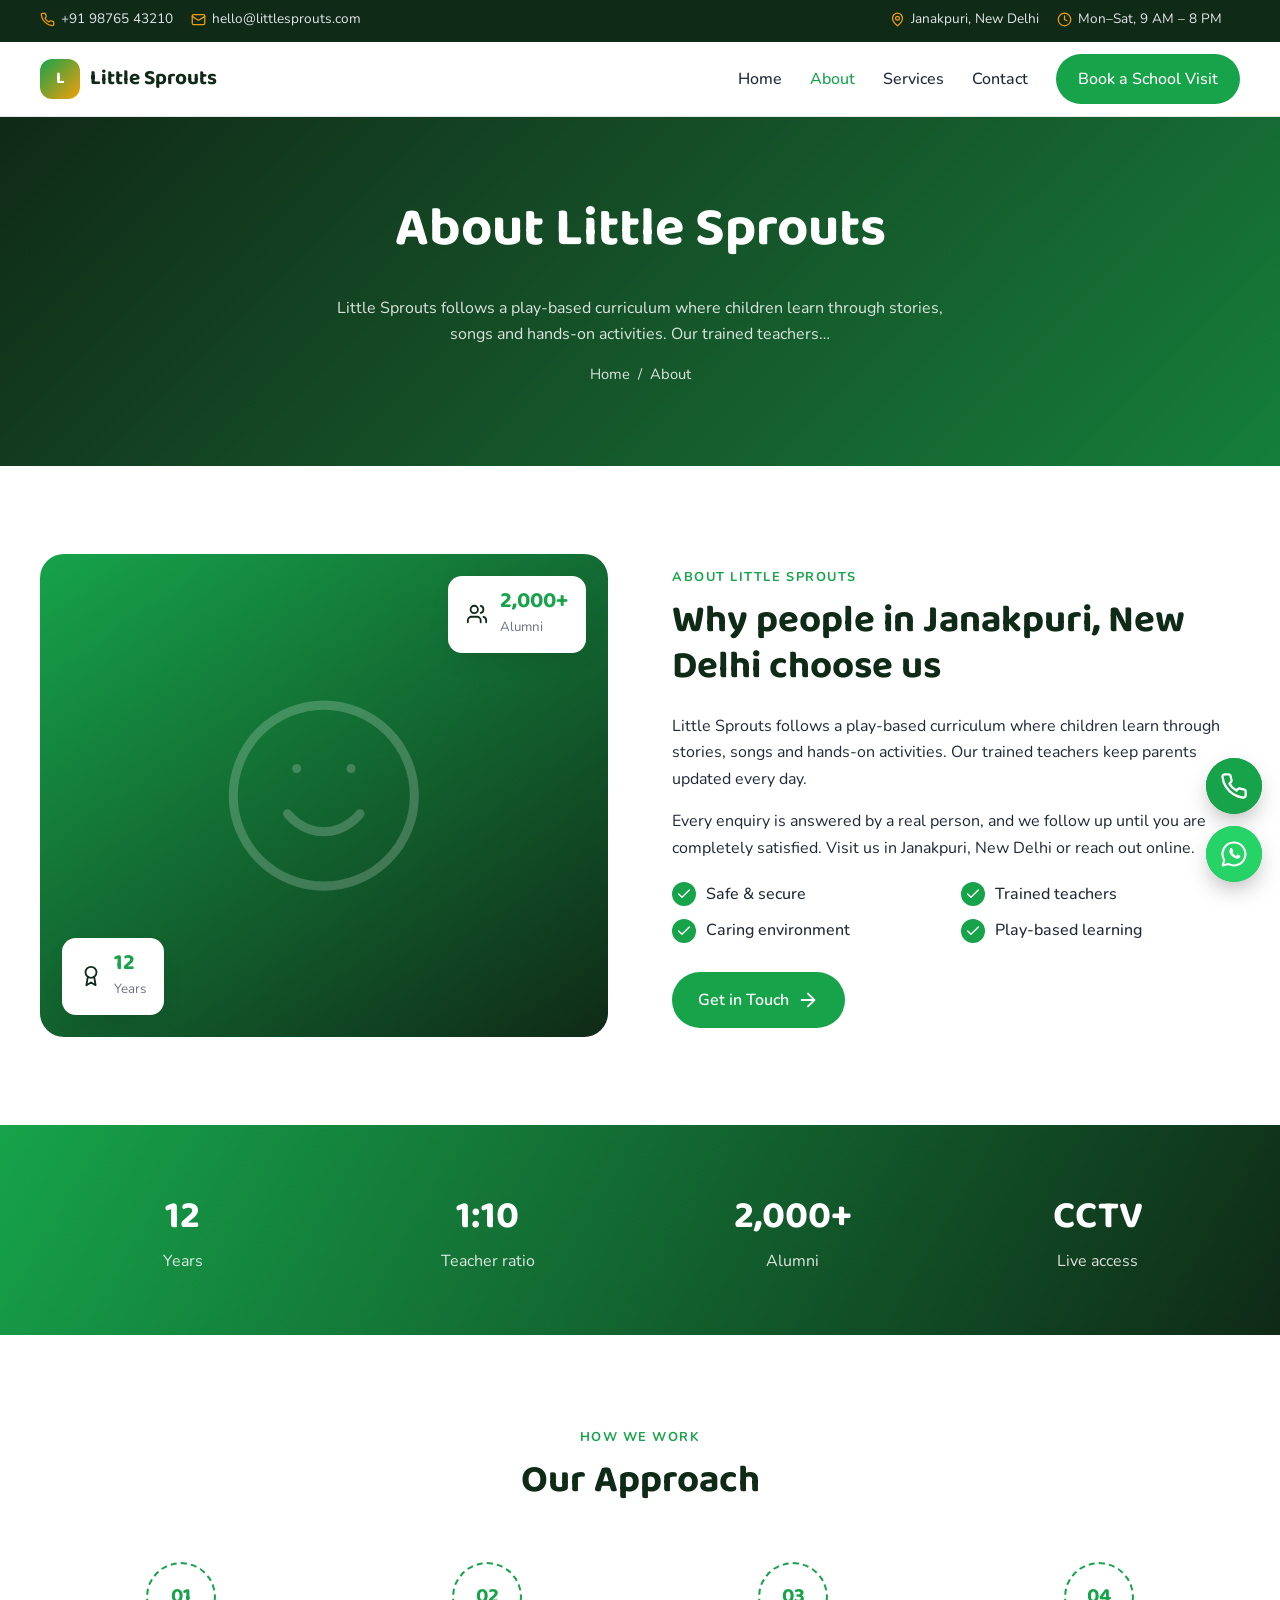
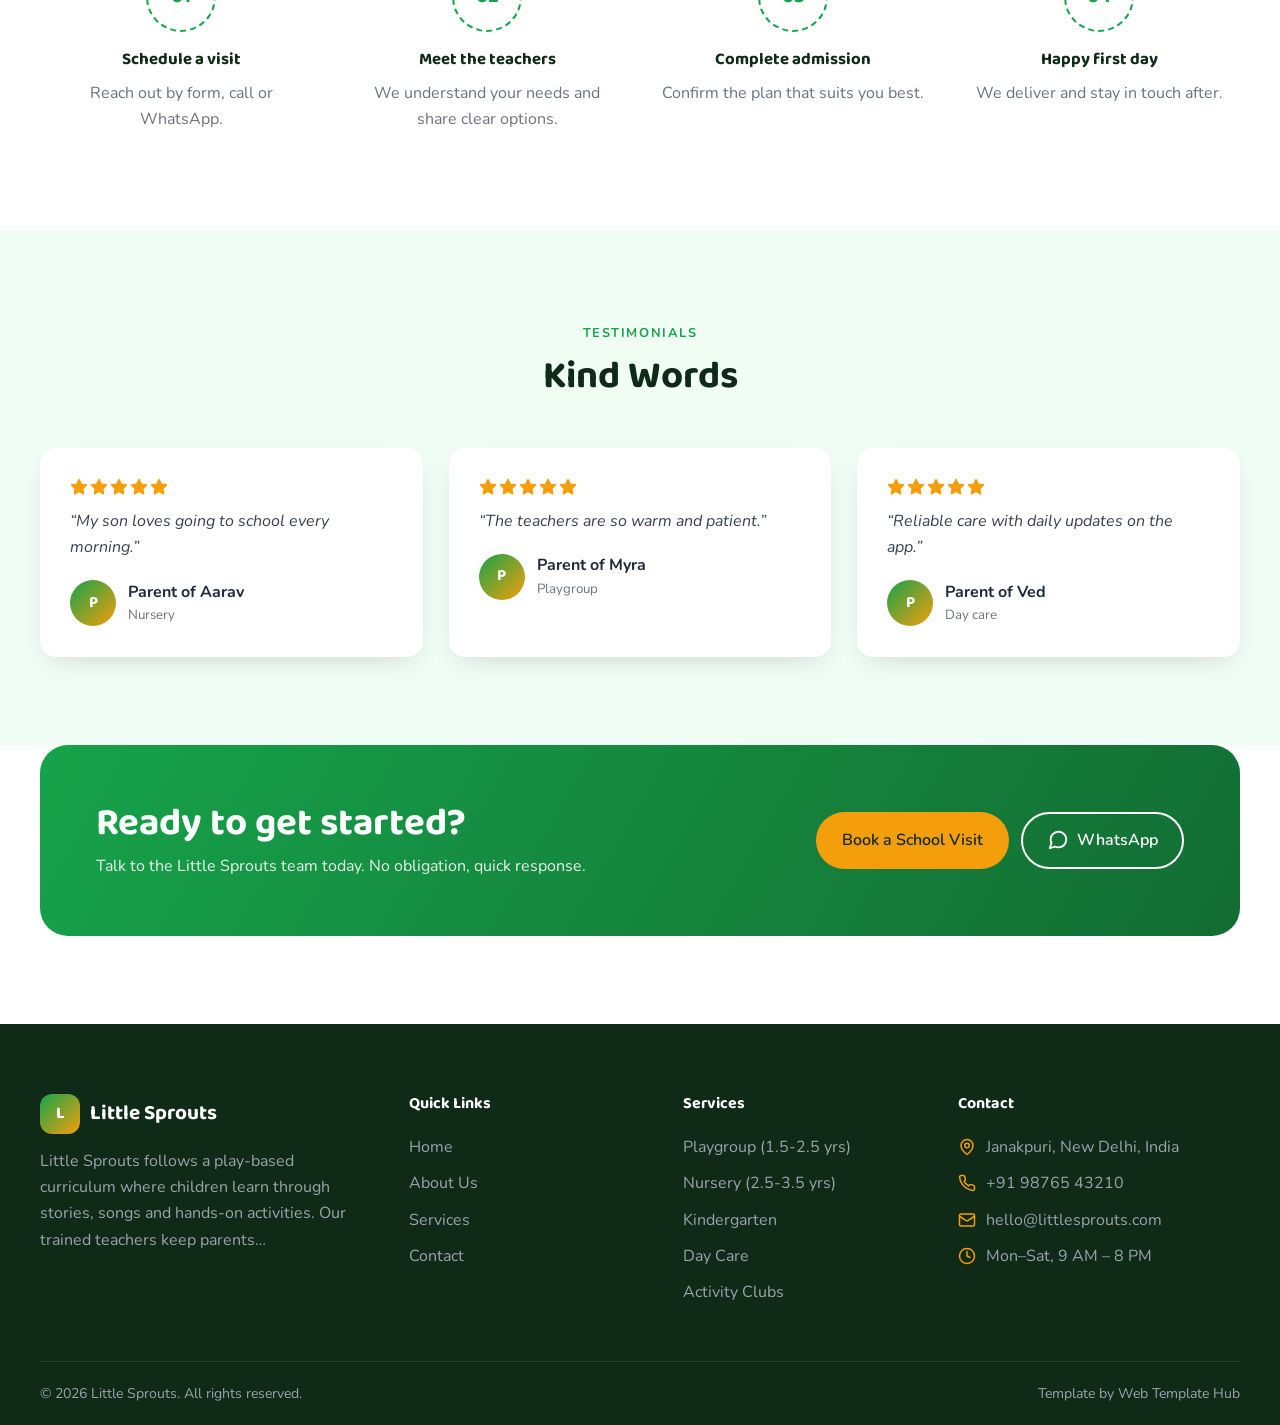
<file: about.html>
<!DOCTYPE html>
<html lang="en">
<head>
<meta charset="utf-8">
<meta name="viewport" content="width=device-width, initial-scale=1">
<title>About Us | Little Sprouts, Janakpuri, New Delhi</title>
<meta name="description" content="Learn about Little Sprouts: our story, team and why customers in Janakpuri, New Delhi trust us.">
<meta name="robots" content="noindex, follow">
<meta name="theme-color" content="#16a34a">
<meta property="og:type" content="website">
<meta property="og:title" content="About Us | Little Sprouts, Janakpuri, New Delhi">
<meta property="og:description" content="Learn about Little Sprouts: our story, team and why customers in Janakpuri, New Delhi trust us.">
<meta property="og:image" content="https://www.example.com/assets/img/og-image.jpg">
<meta property="og:locale" content="en_IN">
<meta name="twitter:card" content="summary_large_image">
<link rel="icon" href="data:image/svg+xml,%3Csvg xmlns='http://www.w3.org/2000/svg' viewBox='0 0 64 64'%3E%3Crect width='64' height='64' rx='14' fill='%2316a34a'/%3E%3Ctext x='32' y='43' font-size='32' text-anchor='middle' fill='white' font-family='Arial' font-weight='700'%3EL%3C/text%3E%3C/svg%3E">
<link rel="preconnect" href="https://fonts.googleapis.com">
<link rel="preconnect" href="https://fonts.gstatic.com" crossorigin>
<link href="https://fonts.googleapis.com/css2?family=Baloo+2:wght@400;500;600;700&amp;family=Nunito:wght@400;500;600;700&amp;display=swap" rel="stylesheet">
<link rel="stylesheet" href="assets/css/style.css">
</head>
<body>
<div class="topbar"><div class="container">
<div><span><svg class="ic" viewBox="0 0 24 24" fill="none" stroke="currentColor" stroke-width="2" stroke-linecap="round" stroke-linejoin="round" aria-hidden="true"><path d="M22 16.92v3a2 2 0 0 1-2.18 2 19.79 19.79 0 0 1-8.63-3.07 19.5 19.5 0 0 1-6-6 19.79 19.79 0 0 1-3.07-8.67A2 2 0 0 1 4.11 2h3a2 2 0 0 1 2 1.72 12.84 12.84 0 0 0 .7 2.81 2 2 0 0 1-.45 2.11L8.09 9.91a16 16 0 0 0 6 6l1.27-1.27a2 2 0 0 1 2.11-.45 12.84 12.84 0 0 0 2.81.7A2 2 0 0 1 22 16.92z"/></svg> +91 98765 43210</span><span class="hide-sm"><svg class="ic" viewBox="0 0 24 24" fill="none" stroke="currentColor" stroke-width="2" stroke-linecap="round" stroke-linejoin="round" aria-hidden="true"><rect x="2" y="4" width="20" height="16" rx="2"/><path d="m22 7-8.97 5.7a1.94 1.94 0 0 1-2.06 0L2 7"/></svg> hello@littlesprouts.com</span></div>
<div><span class="hide-sm"><svg class="ic" viewBox="0 0 24 24" fill="none" stroke="currentColor" stroke-width="2" stroke-linecap="round" stroke-linejoin="round" aria-hidden="true"><path d="M20 10c0 6-8 12-8 12s-8-6-8-12a8 8 0 0 1 16 0Z"/><circle cx="12" cy="10" r="3"/></svg> Janakpuri, New Delhi</span><span><svg class="ic" viewBox="0 0 24 24" fill="none" stroke="currentColor" stroke-width="2" stroke-linecap="round" stroke-linejoin="round" aria-hidden="true"><circle cx="12" cy="12" r="10"/><path d="M12 6v6l4 2"/></svg> Mon–Sat, 9 AM – 8 PM</span></div>
</div></div>
<header class="header"><div class="container">
<a class="logo" href="index.html" aria-label="Little Sprouts home"><b>L</b>Little Sprouts</a>
<button class="menu-btn" aria-label="Open menu" aria-expanded="false"><svg class="ic" viewBox="0 0 24 24" fill="none" stroke="currentColor" stroke-width="2" stroke-linecap="round" stroke-linejoin="round" aria-hidden="true"><path d="M4 6h16M4 12h16M4 18h16"/></svg></button>
<nav class="nav" aria-label="Main">
<a href="index.html">Home</a><a href="about.html" class="active" aria-current="page">About</a><a href="services.html">Services</a><a href="contact.html">Contact</a>
<a class="btn btn-p" href="contact.html">Book a School Visit</a>
</nav>
</div></header>
<main id="main">
<section class="page-hero"><div class="container"><h1>About Little Sprouts</h1><p style="opacity:.85;max-width:640px;margin:0 auto 14px">Little Sprouts follows a play-based curriculum where children learn through stories, songs and hands-on activities. Our trained teachers…</p><nav aria-label="Breadcrumb"><ol class="crumbs"><li><a href="index.html">Home</a></li><li aria-current="page">About</li></ol></nav></div></section><section class="section"><div class="container"><div class="split">
<div class="visual reveal"><svg class="ic" viewBox="0 0 24 24" fill="none" stroke="currentColor" stroke-width="2" stroke-linecap="round" stroke-linejoin="round" aria-hidden="true"><circle cx="12" cy="12" r="10"/><path d="M8 14s1.5 2 4 2 4-2 4-2M9 9h.01M15 9h.01"/></svg>
<div class="float f1"><svg class="ic" viewBox="0 0 24 24" fill="none" stroke="currentColor" stroke-width="2" stroke-linecap="round" stroke-linejoin="round" aria-hidden="true"><circle cx="12" cy="8" r="6"/><path d="M15.477 12.89 17 22l-5-3-5 3 1.523-9.11"/></svg><div><strong>12</strong><small>Years</small></div></div>
<div class="float f2"><svg class="ic" viewBox="0 0 24 24" fill="none" stroke="currentColor" stroke-width="2" stroke-linecap="round" stroke-linejoin="round" aria-hidden="true"><path d="M16 21v-2a4 4 0 0 0-4-4H6a4 4 0 0 0-4 4v2"/><circle cx="9" cy="7" r="4"/><path d="M22 21v-2a4 4 0 0 0-3-3.87"/><path d="M16 3.13a4 4 0 0 1 0 7.75"/></svg><div><strong>2,000+</strong><small>Alumni</small></div></div></div>
<div class="reveal"><span class="eyebrow">About Little Sprouts</span><h2>Why people in Janakpuri, New Delhi choose us</h2><p>Little Sprouts follows a play-based curriculum where children learn through stories, songs and hands-on activities. Our trained teachers keep parents updated every day.</p><p>Every enquiry is answered by a real person, and we follow up until you are completely satisfied. Visit us in Janakpuri, New Delhi or reach out online.</p>
<ul class="checks"><li><svg class="ic" viewBox="0 0 24 24" fill="none" stroke="currentColor" stroke-width="2" stroke-linecap="round" stroke-linejoin="round" aria-hidden="true"><path d="M20 6 9 17l-5-5"/></svg> Safe &amp; secure</li><li><svg class="ic" viewBox="0 0 24 24" fill="none" stroke="currentColor" stroke-width="2" stroke-linecap="round" stroke-linejoin="round" aria-hidden="true"><path d="M20 6 9 17l-5-5"/></svg> Trained teachers</li><li><svg class="ic" viewBox="0 0 24 24" fill="none" stroke="currentColor" stroke-width="2" stroke-linecap="round" stroke-linejoin="round" aria-hidden="true"><path d="M20 6 9 17l-5-5"/></svg> Caring environment</li><li><svg class="ic" viewBox="0 0 24 24" fill="none" stroke="currentColor" stroke-width="2" stroke-linecap="round" stroke-linejoin="round" aria-hidden="true"><path d="M20 6 9 17l-5-5"/></svg> Play-based learning</li></ul><a class="btn btn-p" href="contact.html">Get in Touch <svg class="ic" viewBox="0 0 24 24" fill="none" stroke="currentColor" stroke-width="2" stroke-linecap="round" stroke-linejoin="round" aria-hidden="true"><path d="M5 12h14M12 5l7 7-7 7"/></svg></a></div>
</div></div></section><section class="stats-band"><div class="container grid"><div><strong>12</strong><span>Years</span></div><div><strong>1:10</strong><span>Teacher ratio</span></div><div><strong>2,000+</strong><span>Alumni</span></div><div><strong>CCTV</strong><span>Live access</span></div></div></section><section class="section"><div class="container"><div class="head reveal"><span class="eyebrow">How We Work</span><h2>Our Approach</h2></div><div class="steps"><div class="step reveal"><h3>Schedule a visit</h3><p style="color:var(--muted);margin:0">Reach out by form, call or WhatsApp.</p></div><div class="step reveal"><h3>Meet the teachers</h3><p style="color:var(--muted);margin:0">We understand your needs and share clear options.</p></div><div class="step reveal"><h3>Complete admission</h3><p style="color:var(--muted);margin:0">Confirm the plan that suits you best.</p></div><div class="step reveal"><h3>Happy first day</h3><p style="color:var(--muted);margin:0">We deliver and stay in touch after.</p></div></div></div></section><section class="section alt"><div class="container"><div class="head reveal"><span class="eyebrow">Testimonials</span><h2>Kind Words</h2></div><div class="grid-3"><blockquote class="quote reveal" style="margin:0"><div class="stars" aria-label="5 out of 5"><svg class="ic" viewBox="0 0 24 24" fill="none" stroke="currentColor" stroke-width="2" stroke-linecap="round" stroke-linejoin="round" aria-hidden="true"><path d="M12 2l3.09 6.26L22 9.27l-5 4.87 1.18 6.88L12 17.77l-6.18 3.25L7 14.14 2 9.27l6.91-1.01L12 2z"/></svg><svg class="ic" viewBox="0 0 24 24" fill="none" stroke="currentColor" stroke-width="2" stroke-linecap="round" stroke-linejoin="round" aria-hidden="true"><path d="M12 2l3.09 6.26L22 9.27l-5 4.87 1.18 6.88L12 17.77l-6.18 3.25L7 14.14 2 9.27l6.91-1.01L12 2z"/></svg><svg class="ic" viewBox="0 0 24 24" fill="none" stroke="currentColor" stroke-width="2" stroke-linecap="round" stroke-linejoin="round" aria-hidden="true"><path d="M12 2l3.09 6.26L22 9.27l-5 4.87 1.18 6.88L12 17.77l-6.18 3.25L7 14.14 2 9.27l6.91-1.01L12 2z"/></svg><svg class="ic" viewBox="0 0 24 24" fill="none" stroke="currentColor" stroke-width="2" stroke-linecap="round" stroke-linejoin="round" aria-hidden="true"><path d="M12 2l3.09 6.26L22 9.27l-5 4.87 1.18 6.88L12 17.77l-6.18 3.25L7 14.14 2 9.27l6.91-1.01L12 2z"/></svg><svg class="ic" viewBox="0 0 24 24" fill="none" stroke="currentColor" stroke-width="2" stroke-linecap="round" stroke-linejoin="round" aria-hidden="true"><path d="M12 2l3.09 6.26L22 9.27l-5 4.87 1.18 6.88L12 17.77l-6.18 3.25L7 14.14 2 9.27l6.91-1.01L12 2z"/></svg></div><p>&ldquo;My son loves going to school every morning.&rdquo;</p><footer class="who"><b>P</b><div><strong>Parent of Aarav</strong><small>Nursery</small></div></footer></blockquote><blockquote class="quote reveal" style="margin:0"><div class="stars" aria-label="5 out of 5"><svg class="ic" viewBox="0 0 24 24" fill="none" stroke="currentColor" stroke-width="2" stroke-linecap="round" stroke-linejoin="round" aria-hidden="true"><path d="M12 2l3.09 6.26L22 9.27l-5 4.87 1.18 6.88L12 17.77l-6.18 3.25L7 14.14 2 9.27l6.91-1.01L12 2z"/></svg><svg class="ic" viewBox="0 0 24 24" fill="none" stroke="currentColor" stroke-width="2" stroke-linecap="round" stroke-linejoin="round" aria-hidden="true"><path d="M12 2l3.09 6.26L22 9.27l-5 4.87 1.18 6.88L12 17.77l-6.18 3.25L7 14.14 2 9.27l6.91-1.01L12 2z"/></svg><svg class="ic" viewBox="0 0 24 24" fill="none" stroke="currentColor" stroke-width="2" stroke-linecap="round" stroke-linejoin="round" aria-hidden="true"><path d="M12 2l3.09 6.26L22 9.27l-5 4.87 1.18 6.88L12 17.77l-6.18 3.25L7 14.14 2 9.27l6.91-1.01L12 2z"/></svg><svg class="ic" viewBox="0 0 24 24" fill="none" stroke="currentColor" stroke-width="2" stroke-linecap="round" stroke-linejoin="round" aria-hidden="true"><path d="M12 2l3.09 6.26L22 9.27l-5 4.87 1.18 6.88L12 17.77l-6.18 3.25L7 14.14 2 9.27l6.91-1.01L12 2z"/></svg><svg class="ic" viewBox="0 0 24 24" fill="none" stroke="currentColor" stroke-width="2" stroke-linecap="round" stroke-linejoin="round" aria-hidden="true"><path d="M12 2l3.09 6.26L22 9.27l-5 4.87 1.18 6.88L12 17.77l-6.18 3.25L7 14.14 2 9.27l6.91-1.01L12 2z"/></svg></div><p>&ldquo;The teachers are so warm and patient.&rdquo;</p><footer class="who"><b>P</b><div><strong>Parent of Myra</strong><small>Playgroup</small></div></footer></blockquote><blockquote class="quote reveal" style="margin:0"><div class="stars" aria-label="5 out of 5"><svg class="ic" viewBox="0 0 24 24" fill="none" stroke="currentColor" stroke-width="2" stroke-linecap="round" stroke-linejoin="round" aria-hidden="true"><path d="M12 2l3.09 6.26L22 9.27l-5 4.87 1.18 6.88L12 17.77l-6.18 3.25L7 14.14 2 9.27l6.91-1.01L12 2z"/></svg><svg class="ic" viewBox="0 0 24 24" fill="none" stroke="currentColor" stroke-width="2" stroke-linecap="round" stroke-linejoin="round" aria-hidden="true"><path d="M12 2l3.09 6.26L22 9.27l-5 4.87 1.18 6.88L12 17.77l-6.18 3.25L7 14.14 2 9.27l6.91-1.01L12 2z"/></svg><svg class="ic" viewBox="0 0 24 24" fill="none" stroke="currentColor" stroke-width="2" stroke-linecap="round" stroke-linejoin="round" aria-hidden="true"><path d="M12 2l3.09 6.26L22 9.27l-5 4.87 1.18 6.88L12 17.77l-6.18 3.25L7 14.14 2 9.27l6.91-1.01L12 2z"/></svg><svg class="ic" viewBox="0 0 24 24" fill="none" stroke="currentColor" stroke-width="2" stroke-linecap="round" stroke-linejoin="round" aria-hidden="true"><path d="M12 2l3.09 6.26L22 9.27l-5 4.87 1.18 6.88L12 17.77l-6.18 3.25L7 14.14 2 9.27l6.91-1.01L12 2z"/></svg><svg class="ic" viewBox="0 0 24 24" fill="none" stroke="currentColor" stroke-width="2" stroke-linecap="round" stroke-linejoin="round" aria-hidden="true"><path d="M12 2l3.09 6.26L22 9.27l-5 4.87 1.18 6.88L12 17.77l-6.18 3.25L7 14.14 2 9.27l6.91-1.01L12 2z"/></svg></div><p>&ldquo;Reliable care with daily updates on the app.&rdquo;</p><footer class="who"><b>P</b><div><strong>Parent of Ved</strong><small>Day care</small></div></footer></blockquote></div></div></section><section class="section" style="padding-top:0"><div class="container"><div class="cta reveal">
<div><h2>Ready to get started?</h2><p>Talk to the Little Sprouts team today. No obligation, quick response.</p></div>
<div style="display:flex;gap:12px;flex-wrap:wrap"><a class="btn btn-a" href="contact.html">Book a School Visit</a><a class="btn btn-o" href="https://wa.me/919876543210"><svg class="ic" viewBox="0 0 24 24" fill="none" stroke="currentColor" stroke-width="2" stroke-linecap="round" stroke-linejoin="round" aria-hidden="true"><path d="M21 11.5a8.38 8.38 0 0 1-.9 3.8 8.5 8.5 0 0 1-7.6 4.7 8.38 8.38 0 0 1-3.8-.9L3 21l1.9-5.7a8.38 8.38 0 0 1-.9-3.8 8.5 8.5 0 0 1 4.7-7.6 8.38 8.38 0 0 1 3.8-.9h.5a8.48 8.48 0 0 1 8 8v.5z"/></svg> WhatsApp</a></div>
</div></div></section></main>
<footer class="footer"><div class="container grid">
<div><a class="logo" href="index.html"><b>L</b>Little Sprouts</a><p>Little Sprouts follows a play-based curriculum where children learn through stories, songs and hands-on activities. Our trained teachers keep parents…</p></div>
<div><h4>Quick Links</h4><ul><li><a href="index.html">Home</a></li><li><a href="about.html">About Us</a></li><li><a href="services.html">Services</a></li><li><a href="contact.html">Contact</a></li></ul></div>
<div><h4>Services</h4><ul><li><a href="services.html">Playgroup (1.5-2.5 yrs)</a></li><li><a href="services.html">Nursery (2.5-3.5 yrs)</a></li><li><a href="services.html">Kindergarten</a></li><li><a href="services.html">Day Care</a></li><li><a href="services.html">Activity Clubs</a></li></ul></div>
<div><h4>Contact</h4><ul class="contact"><li><svg class="ic" viewBox="0 0 24 24" fill="none" stroke="currentColor" stroke-width="2" stroke-linecap="round" stroke-linejoin="round" aria-hidden="true"><path d="M20 10c0 6-8 12-8 12s-8-6-8-12a8 8 0 0 1 16 0Z"/><circle cx="12" cy="10" r="3"/></svg> Janakpuri, New Delhi, India</li><li><svg class="ic" viewBox="0 0 24 24" fill="none" stroke="currentColor" stroke-width="2" stroke-linecap="round" stroke-linejoin="round" aria-hidden="true"><path d="M22 16.92v3a2 2 0 0 1-2.18 2 19.79 19.79 0 0 1-8.63-3.07 19.5 19.5 0 0 1-6-6 19.79 19.79 0 0 1-3.07-8.67A2 2 0 0 1 4.11 2h3a2 2 0 0 1 2 1.72 12.84 12.84 0 0 0 .7 2.81 2 2 0 0 1-.45 2.11L8.09 9.91a16 16 0 0 0 6 6l1.27-1.27a2 2 0 0 1 2.11-.45 12.84 12.84 0 0 0 2.81.7A2 2 0 0 1 22 16.92z"/></svg> <a href="tel:+919876543210">+91 98765 43210</a></li><li><svg class="ic" viewBox="0 0 24 24" fill="none" stroke="currentColor" stroke-width="2" stroke-linecap="round" stroke-linejoin="round" aria-hidden="true"><rect x="2" y="4" width="20" height="16" rx="2"/><path d="m22 7-8.97 5.7a1.94 1.94 0 0 1-2.06 0L2 7"/></svg> <a href="mailto:hello@littlesprouts.com">hello@littlesprouts.com</a></li><li><svg class="ic" viewBox="0 0 24 24" fill="none" stroke="currentColor" stroke-width="2" stroke-linecap="round" stroke-linejoin="round" aria-hidden="true"><circle cx="12" cy="12" r="10"/><path d="M12 6v6l4 2"/></svg> Mon–Sat, 9 AM – 8 PM</li></ul></div>
</div><div class="container copy"><span>&copy; <span id="year">2026</span> Little Sprouts. All rights reserved.</span><span>Template by <a href="https://webtemplatehub.online/" rel="nofollow">Web Template Hub</a></span></div></footer>
<div class="floats">
<a class="fab fab-call" href="tel:+919876543210" aria-label="Call Little Sprouts"><span>Call now</span><svg class="ic" viewBox="0 0 24 24" fill="none" stroke="currentColor" stroke-width="2" stroke-linecap="round" stroke-linejoin="round" aria-hidden="true"><path d="M22 16.92v3a2 2 0 0 1-2.18 2 19.79 19.79 0 0 1-8.63-3.07 19.5 19.5 0 0 1-6-6 19.79 19.79 0 0 1-3.07-8.67A2 2 0 0 1 4.11 2h3a2 2 0 0 1 2 1.72 12.84 12.84 0 0 0 .7 2.81 2 2 0 0 1-.45 2.11L8.09 9.91a16 16 0 0 0 6 6l1.27-1.27a2 2 0 0 1 2.11-.45 12.84 12.84 0 0 0 2.81.7A2 2 0 0 1 22 16.92z"/></svg></a>
<a class="fab fab-wa" href="https://wa.me/919876543210?text=Hi%20Little%20Sprouts%2C%20I%20have%20an%20enquiry" aria-label="Chat on WhatsApp" target="_blank" rel="noopener"><span>WhatsApp us</span><svg viewBox="0 0 24 24" aria-hidden="true"><path d="M12 2.2a9.8 9.8 0 0 0-8.4 14.9L2.3 21.8l4.8-1.3A9.8 9.8 0 1 0 12 2.2z" fill="none" stroke="currentColor" stroke-width="1.8" stroke-linejoin="round"/><path fill="currentColor" d="M8.7 7.3c.2-.4.4-.4.7-.4h.5c.2 0 .4 0 .6.5l.8 1.9c.1.2.1.4 0 .6l-.4.6c-.1.2-.2.3 0 .6.6 1 1.4 1.8 2.5 2.4.3.2.4.1.6-.1l.7-.8c.2-.2.4-.2.6-.1l1.8.9c.3.1.4.2.4.4 0 .6-.3 1.5-1.2 1.9-.8.4-1.8.4-3.5-.3-2.2-.9-3.8-3-4.3-3.9-.6-1-.6-2.1-.1-3.2z"/></svg></a>
</div>

<script src="assets/js/main.js" defer></script>
</body>
</html>
</file>
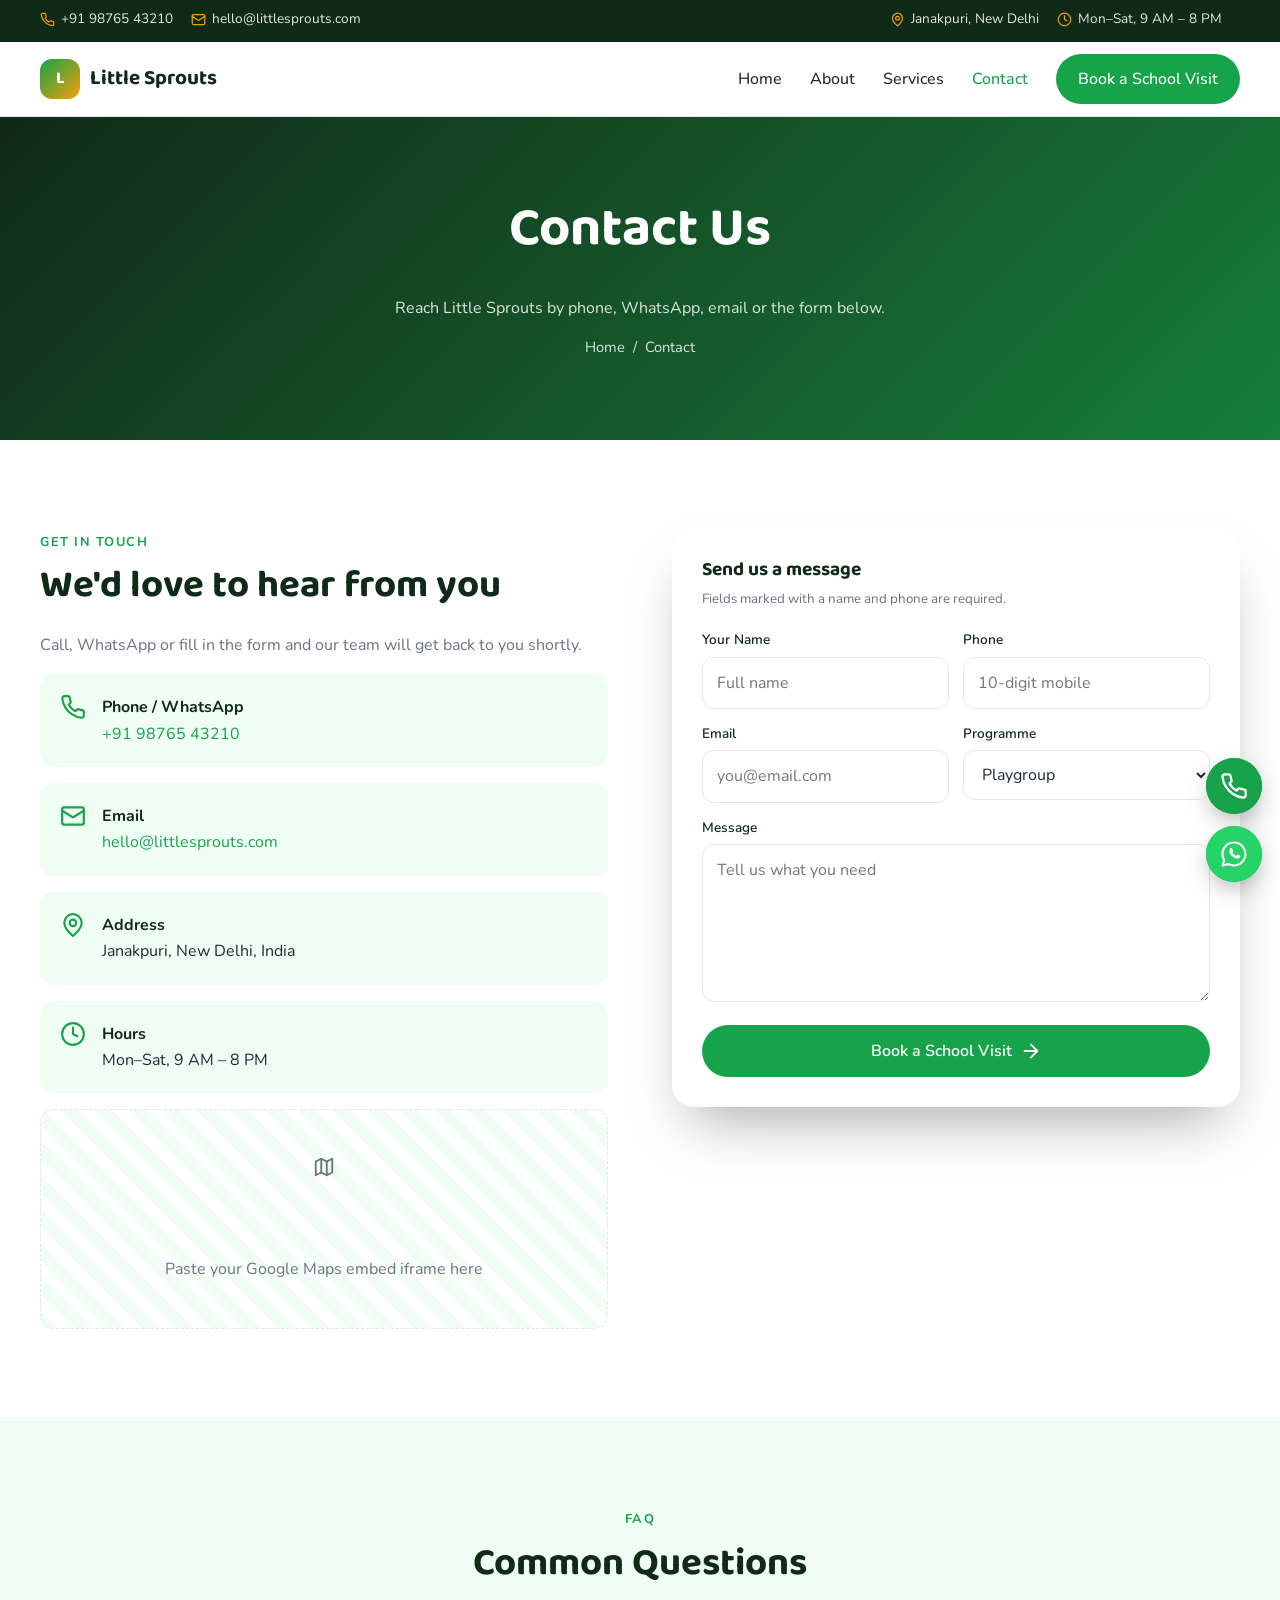
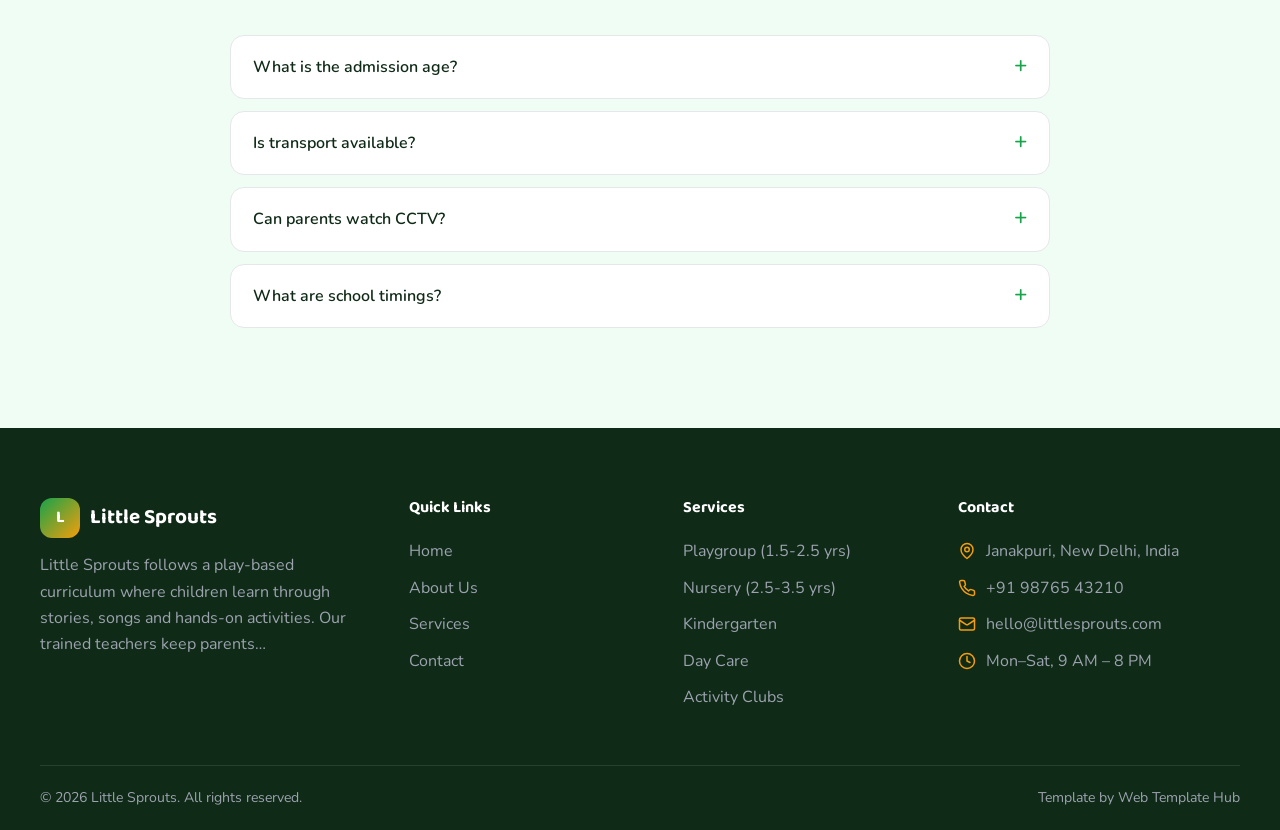
<file: contact.html>
<!DOCTYPE html>
<html lang="en">
<head>
<meta charset="utf-8">
<meta name="viewport" content="width=device-width, initial-scale=1">
<title>Contact Little Sprouts | Janakpuri, New Delhi</title>
<meta name="description" content="Contact Little Sprouts in Janakpuri, New Delhi. Call +91 98765 43210 or send an enquiry online.">
<meta name="robots" content="noindex, follow">
<meta name="theme-color" content="#16a34a">
<meta property="og:type" content="website">
<meta property="og:title" content="Contact Little Sprouts | Janakpuri, New Delhi">
<meta property="og:description" content="Contact Little Sprouts in Janakpuri, New Delhi. Call +91 98765 43210 or send an enquiry online.">
<meta property="og:image" content="https://www.example.com/assets/img/og-image.jpg">
<meta property="og:locale" content="en_IN">
<meta name="twitter:card" content="summary_large_image">
<link rel="icon" href="data:image/svg+xml,%3Csvg xmlns='http://www.w3.org/2000/svg' viewBox='0 0 64 64'%3E%3Crect width='64' height='64' rx='14' fill='%2316a34a'/%3E%3Ctext x='32' y='43' font-size='32' text-anchor='middle' fill='white' font-family='Arial' font-weight='700'%3EL%3C/text%3E%3C/svg%3E">
<link rel="preconnect" href="https://fonts.googleapis.com">
<link rel="preconnect" href="https://fonts.gstatic.com" crossorigin>
<link href="https://fonts.googleapis.com/css2?family=Baloo+2:wght@400;500;600;700&amp;family=Nunito:wght@400;500;600;700&amp;display=swap" rel="stylesheet">
<link rel="stylesheet" href="assets/css/style.css">
</head>
<body>
<div class="topbar"><div class="container">
<div><span><svg class="ic" viewBox="0 0 24 24" fill="none" stroke="currentColor" stroke-width="2" stroke-linecap="round" stroke-linejoin="round" aria-hidden="true"><path d="M22 16.92v3a2 2 0 0 1-2.18 2 19.79 19.79 0 0 1-8.63-3.07 19.5 19.5 0 0 1-6-6 19.79 19.79 0 0 1-3.07-8.67A2 2 0 0 1 4.11 2h3a2 2 0 0 1 2 1.72 12.84 12.84 0 0 0 .7 2.81 2 2 0 0 1-.45 2.11L8.09 9.91a16 16 0 0 0 6 6l1.27-1.27a2 2 0 0 1 2.11-.45 12.84 12.84 0 0 0 2.81.7A2 2 0 0 1 22 16.92z"/></svg> +91 98765 43210</span><span class="hide-sm"><svg class="ic" viewBox="0 0 24 24" fill="none" stroke="currentColor" stroke-width="2" stroke-linecap="round" stroke-linejoin="round" aria-hidden="true"><rect x="2" y="4" width="20" height="16" rx="2"/><path d="m22 7-8.97 5.7a1.94 1.94 0 0 1-2.06 0L2 7"/></svg> hello@littlesprouts.com</span></div>
<div><span class="hide-sm"><svg class="ic" viewBox="0 0 24 24" fill="none" stroke="currentColor" stroke-width="2" stroke-linecap="round" stroke-linejoin="round" aria-hidden="true"><path d="M20 10c0 6-8 12-8 12s-8-6-8-12a8 8 0 0 1 16 0Z"/><circle cx="12" cy="10" r="3"/></svg> Janakpuri, New Delhi</span><span><svg class="ic" viewBox="0 0 24 24" fill="none" stroke="currentColor" stroke-width="2" stroke-linecap="round" stroke-linejoin="round" aria-hidden="true"><circle cx="12" cy="12" r="10"/><path d="M12 6v6l4 2"/></svg> Mon–Sat, 9 AM – 8 PM</span></div>
</div></div>
<header class="header"><div class="container">
<a class="logo" href="index.html" aria-label="Little Sprouts home"><b>L</b>Little Sprouts</a>
<button class="menu-btn" aria-label="Open menu" aria-expanded="false"><svg class="ic" viewBox="0 0 24 24" fill="none" stroke="currentColor" stroke-width="2" stroke-linecap="round" stroke-linejoin="round" aria-hidden="true"><path d="M4 6h16M4 12h16M4 18h16"/></svg></button>
<nav class="nav" aria-label="Main">
<a href="index.html">Home</a><a href="about.html">About</a><a href="services.html">Services</a><a href="contact.html" class="active" aria-current="page">Contact</a>
<a class="btn btn-p" href="contact.html">Book a School Visit</a>
</nav>
</div></header>
<main id="main">
<section class="page-hero"><div class="container"><h1>Contact Us</h1><p style="opacity:.85;max-width:640px;margin:0 auto 14px">Reach Little Sprouts by phone, WhatsApp, email or the form below.</p><nav aria-label="Breadcrumb"><ol class="crumbs"><li><a href="index.html">Home</a></li><li aria-current="page">Contact</li></ol></nav></div></section><section class="section"><div class="container split" style="align-items:start">
<div><span class="eyebrow">Get in Touch</span><h2>We'd love to hear from you</h2><p style="color:var(--muted)">Call, WhatsApp or fill in the form and our team will get back to you shortly.</p>
<div class="info"><div><svg class="ic" viewBox="0 0 24 24" fill="none" stroke="currentColor" stroke-width="2" stroke-linecap="round" stroke-linejoin="round" aria-hidden="true"><path d="M22 16.92v3a2 2 0 0 1-2.18 2 19.79 19.79 0 0 1-8.63-3.07 19.5 19.5 0 0 1-6-6 19.79 19.79 0 0 1-3.07-8.67A2 2 0 0 1 4.11 2h3a2 2 0 0 1 2 1.72 12.84 12.84 0 0 0 .7 2.81 2 2 0 0 1-.45 2.11L8.09 9.91a16 16 0 0 0 6 6l1.27-1.27a2 2 0 0 1 2.11-.45 12.84 12.84 0 0 0 2.81.7A2 2 0 0 1 22 16.92z"/></svg><span><strong>Phone / WhatsApp</strong><a href="tel:+919876543210">+91 98765 43210</a></span></div>
<div><svg class="ic" viewBox="0 0 24 24" fill="none" stroke="currentColor" stroke-width="2" stroke-linecap="round" stroke-linejoin="round" aria-hidden="true"><rect x="2" y="4" width="20" height="16" rx="2"/><path d="m22 7-8.97 5.7a1.94 1.94 0 0 1-2.06 0L2 7"/></svg><span><strong>Email</strong><a href="mailto:hello@littlesprouts.com">hello@littlesprouts.com</a></span></div>
<div><svg class="ic" viewBox="0 0 24 24" fill="none" stroke="currentColor" stroke-width="2" stroke-linecap="round" stroke-linejoin="round" aria-hidden="true"><path d="M20 10c0 6-8 12-8 12s-8-6-8-12a8 8 0 0 1 16 0Z"/><circle cx="12" cy="10" r="3"/></svg><span><strong>Address</strong>Janakpuri, New Delhi, India</span></div>
<div><svg class="ic" viewBox="0 0 24 24" fill="none" stroke="currentColor" stroke-width="2" stroke-linecap="round" stroke-linejoin="round" aria-hidden="true"><circle cx="12" cy="12" r="10"/><path d="M12 6v6l4 2"/></svg><span><strong>Hours</strong>Mon–Sat, 9 AM – 8 PM</span></div></div>
<div class="map"><svg class="ic" viewBox="0 0 24 24" fill="none" stroke="currentColor" stroke-width="2" stroke-linecap="round" stroke-linejoin="round" aria-hidden="true"><path d="M3 6l6-3 6 3 6-3v15l-6 3-6-3-6 3z"/><path d="M9 3v15M15 6v15"/></svg><br>Paste your Google Maps embed iframe here</div></div>
<div class="card-form"><h3>Send us a message</h3><small>Fields marked with a name and phone are required.</small><form class="form" method="post" data-demo="1" action="#">
<input class="hp" type="text" name="website" tabindex="-1" autocomplete="off" aria-hidden="true">
<div class="row"><div><label for="f-nameFalse">Your Name</label><input id="f-nameFalse" name="name" required placeholder="Full name"></div>
<div><label for="f-phoneFalse">Phone</label><input id="f-phoneFalse" name="phone" type="tel" required placeholder="10-digit mobile"></div></div>
<div class="row"><div><label for="f-emailFalse">Email</label><input id="f-emailFalse" name="email" type="email" placeholder="you@email.com"></div>
<div><label for="f-typeFalse">Programme</label><select id="f-typeFalse" name="type"><option>Playgroup</option><option>Nursery</option><option>KG</option><option>Day Care</option></select></div></div>
<div><label for="f-msgFalse">Message</label><textarea id="f-msgFalse" name="message" rows="5" placeholder="Tell us what you need"></textarea></div>
<button class="btn btn-p" type="submit">Book a School Visit <svg class="ic" viewBox="0 0 24 24" fill="none" stroke="currentColor" stroke-width="2" stroke-linecap="round" stroke-linejoin="round" aria-hidden="true"><path d="M5 12h14M12 5l7 7-7 7"/></svg></button>
<div class="form-msg" role="status"></div>
</form></div>
</div></section><section class="section alt"><div class="container"><div class="head reveal"><span class="eyebrow">FAQ</span><h2>Common Questions</h2></div><div class="faq"><details><summary>What is the admission age?</summary><p>Playgroup starts at 1.5 years.</p></details><details><summary>Is transport available?</summary><p>Yes, GPS-enabled vans with attendants.</p></details><details><summary>Can parents watch CCTV?</summary><p>Parents get secure live CCTV access.</p></details><details><summary>What are school timings?</summary><p>9 AM to 12:30 PM, with day care till 7 PM.</p></details></div></div></section></main>
<footer class="footer"><div class="container grid">
<div><a class="logo" href="index.html"><b>L</b>Little Sprouts</a><p>Little Sprouts follows a play-based curriculum where children learn through stories, songs and hands-on activities. Our trained teachers keep parents…</p></div>
<div><h4>Quick Links</h4><ul><li><a href="index.html">Home</a></li><li><a href="about.html">About Us</a></li><li><a href="services.html">Services</a></li><li><a href="contact.html">Contact</a></li></ul></div>
<div><h4>Services</h4><ul><li><a href="services.html">Playgroup (1.5-2.5 yrs)</a></li><li><a href="services.html">Nursery (2.5-3.5 yrs)</a></li><li><a href="services.html">Kindergarten</a></li><li><a href="services.html">Day Care</a></li><li><a href="services.html">Activity Clubs</a></li></ul></div>
<div><h4>Contact</h4><ul class="contact"><li><svg class="ic" viewBox="0 0 24 24" fill="none" stroke="currentColor" stroke-width="2" stroke-linecap="round" stroke-linejoin="round" aria-hidden="true"><path d="M20 10c0 6-8 12-8 12s-8-6-8-12a8 8 0 0 1 16 0Z"/><circle cx="12" cy="10" r="3"/></svg> Janakpuri, New Delhi, India</li><li><svg class="ic" viewBox="0 0 24 24" fill="none" stroke="currentColor" stroke-width="2" stroke-linecap="round" stroke-linejoin="round" aria-hidden="true"><path d="M22 16.92v3a2 2 0 0 1-2.18 2 19.79 19.79 0 0 1-8.63-3.07 19.5 19.5 0 0 1-6-6 19.79 19.79 0 0 1-3.07-8.67A2 2 0 0 1 4.11 2h3a2 2 0 0 1 2 1.72 12.84 12.84 0 0 0 .7 2.81 2 2 0 0 1-.45 2.11L8.09 9.91a16 16 0 0 0 6 6l1.27-1.27a2 2 0 0 1 2.11-.45 12.84 12.84 0 0 0 2.81.7A2 2 0 0 1 22 16.92z"/></svg> <a href="tel:+919876543210">+91 98765 43210</a></li><li><svg class="ic" viewBox="0 0 24 24" fill="none" stroke="currentColor" stroke-width="2" stroke-linecap="round" stroke-linejoin="round" aria-hidden="true"><rect x="2" y="4" width="20" height="16" rx="2"/><path d="m22 7-8.97 5.7a1.94 1.94 0 0 1-2.06 0L2 7"/></svg> <a href="mailto:hello@littlesprouts.com">hello@littlesprouts.com</a></li><li><svg class="ic" viewBox="0 0 24 24" fill="none" stroke="currentColor" stroke-width="2" stroke-linecap="round" stroke-linejoin="round" aria-hidden="true"><circle cx="12" cy="12" r="10"/><path d="M12 6v6l4 2"/></svg> Mon–Sat, 9 AM – 8 PM</li></ul></div>
</div><div class="container copy"><span>&copy; <span id="year">2026</span> Little Sprouts. All rights reserved.</span><span>Template by <a href="https://webtemplatehub.online/" rel="nofollow">Web Template Hub</a></span></div></footer>
<div class="floats">
<a class="fab fab-call" href="tel:+919876543210" aria-label="Call Little Sprouts"><span>Call now</span><svg class="ic" viewBox="0 0 24 24" fill="none" stroke="currentColor" stroke-width="2" stroke-linecap="round" stroke-linejoin="round" aria-hidden="true"><path d="M22 16.92v3a2 2 0 0 1-2.18 2 19.79 19.79 0 0 1-8.63-3.07 19.5 19.5 0 0 1-6-6 19.79 19.79 0 0 1-3.07-8.67A2 2 0 0 1 4.11 2h3a2 2 0 0 1 2 1.72 12.84 12.84 0 0 0 .7 2.81 2 2 0 0 1-.45 2.11L8.09 9.91a16 16 0 0 0 6 6l1.27-1.27a2 2 0 0 1 2.11-.45 12.84 12.84 0 0 0 2.81.7A2 2 0 0 1 22 16.92z"/></svg></a>
<a class="fab fab-wa" href="https://wa.me/919876543210?text=Hi%20Little%20Sprouts%2C%20I%20have%20an%20enquiry" aria-label="Chat on WhatsApp" target="_blank" rel="noopener"><span>WhatsApp us</span><svg viewBox="0 0 24 24" aria-hidden="true"><path d="M12 2.2a9.8 9.8 0 0 0-8.4 14.9L2.3 21.8l4.8-1.3A9.8 9.8 0 1 0 12 2.2z" fill="none" stroke="currentColor" stroke-width="1.8" stroke-linejoin="round"/><path fill="currentColor" d="M8.7 7.3c.2-.4.4-.4.7-.4h.5c.2 0 .4 0 .6.5l.8 1.9c.1.2.1.4 0 .6l-.4.6c-.1.2-.2.3 0 .6.6 1 1.4 1.8 2.5 2.4.3.2.4.1.6-.1l.7-.8c.2-.2.4-.2.6-.1l1.8.9c.3.1.4.2.4.4 0 .6-.3 1.5-1.2 1.9-.8.4-1.8.4-3.5-.3-2.2-.9-3.8-3-4.3-3.9-.6-1-.6-2.1-.1-3.2z"/></svg></a>
</div>

<script src="assets/js/main.js" defer></script>
</body>
</html>
</file>
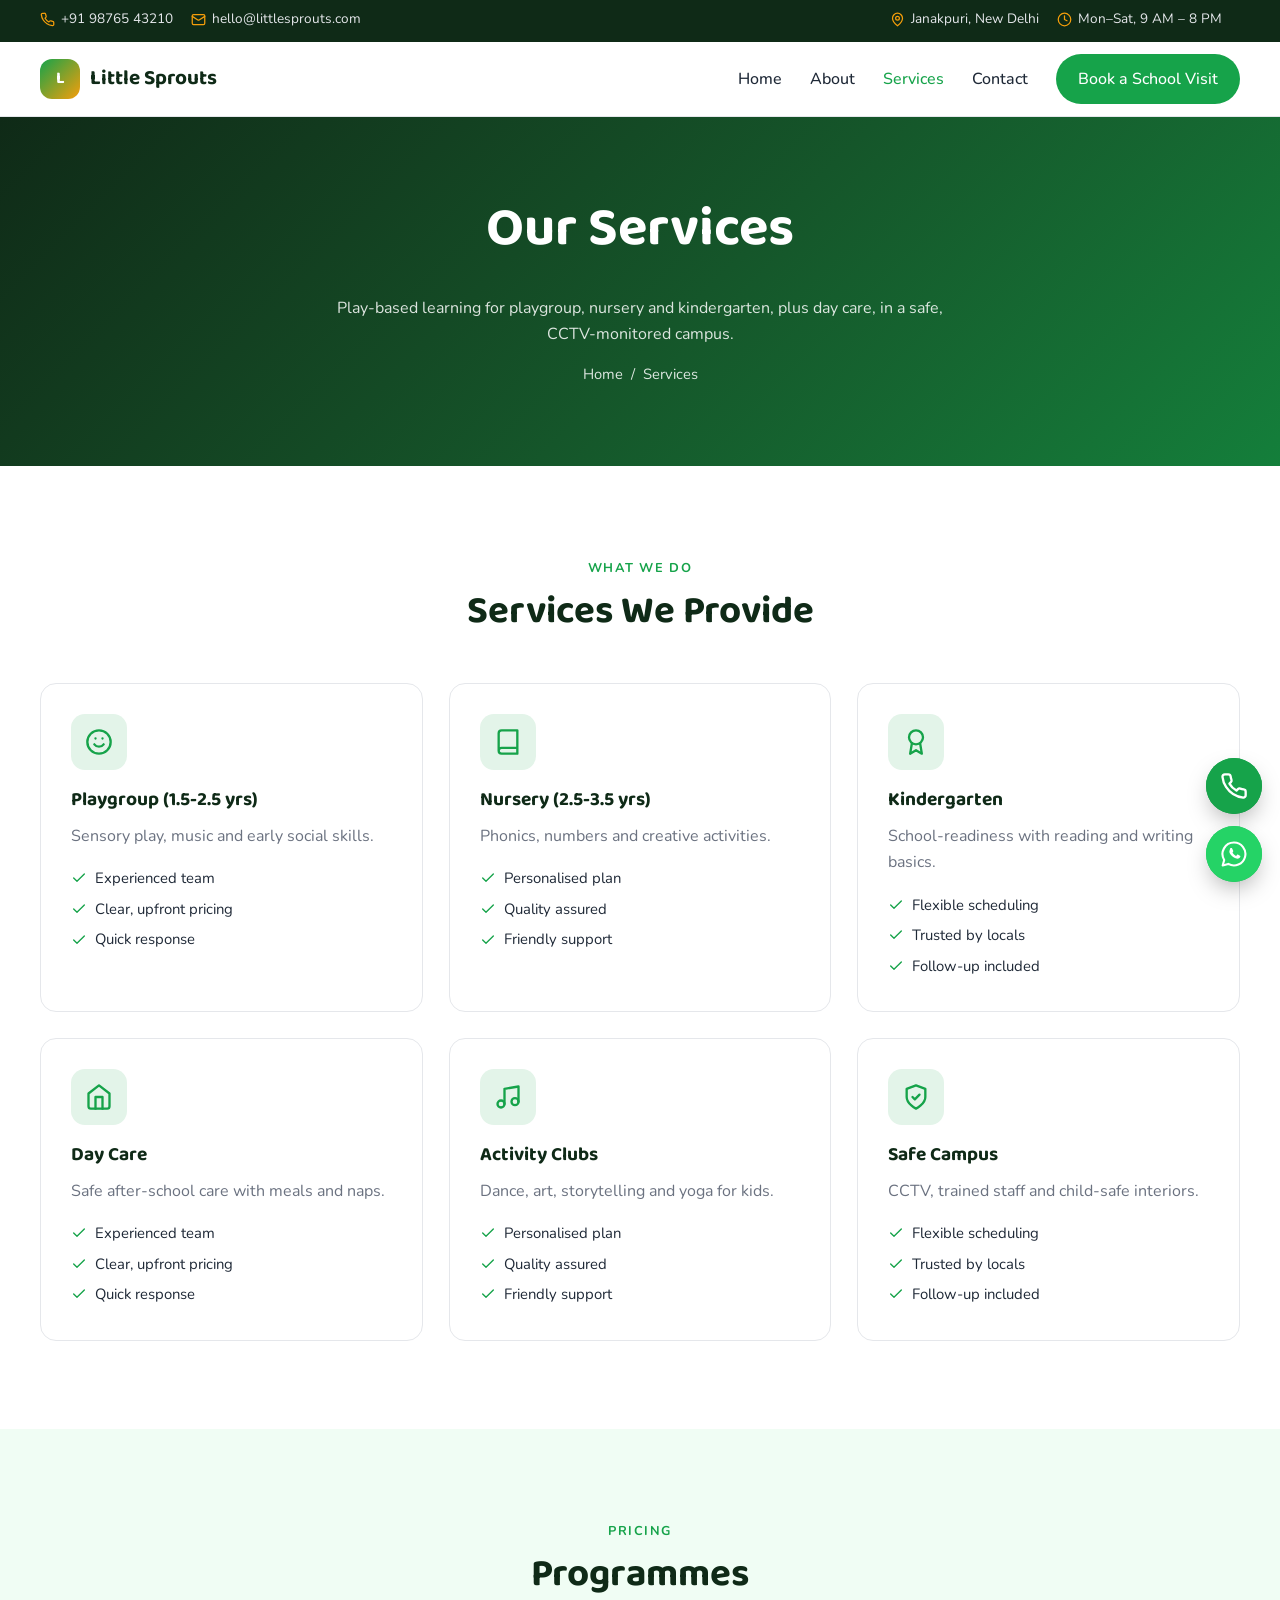
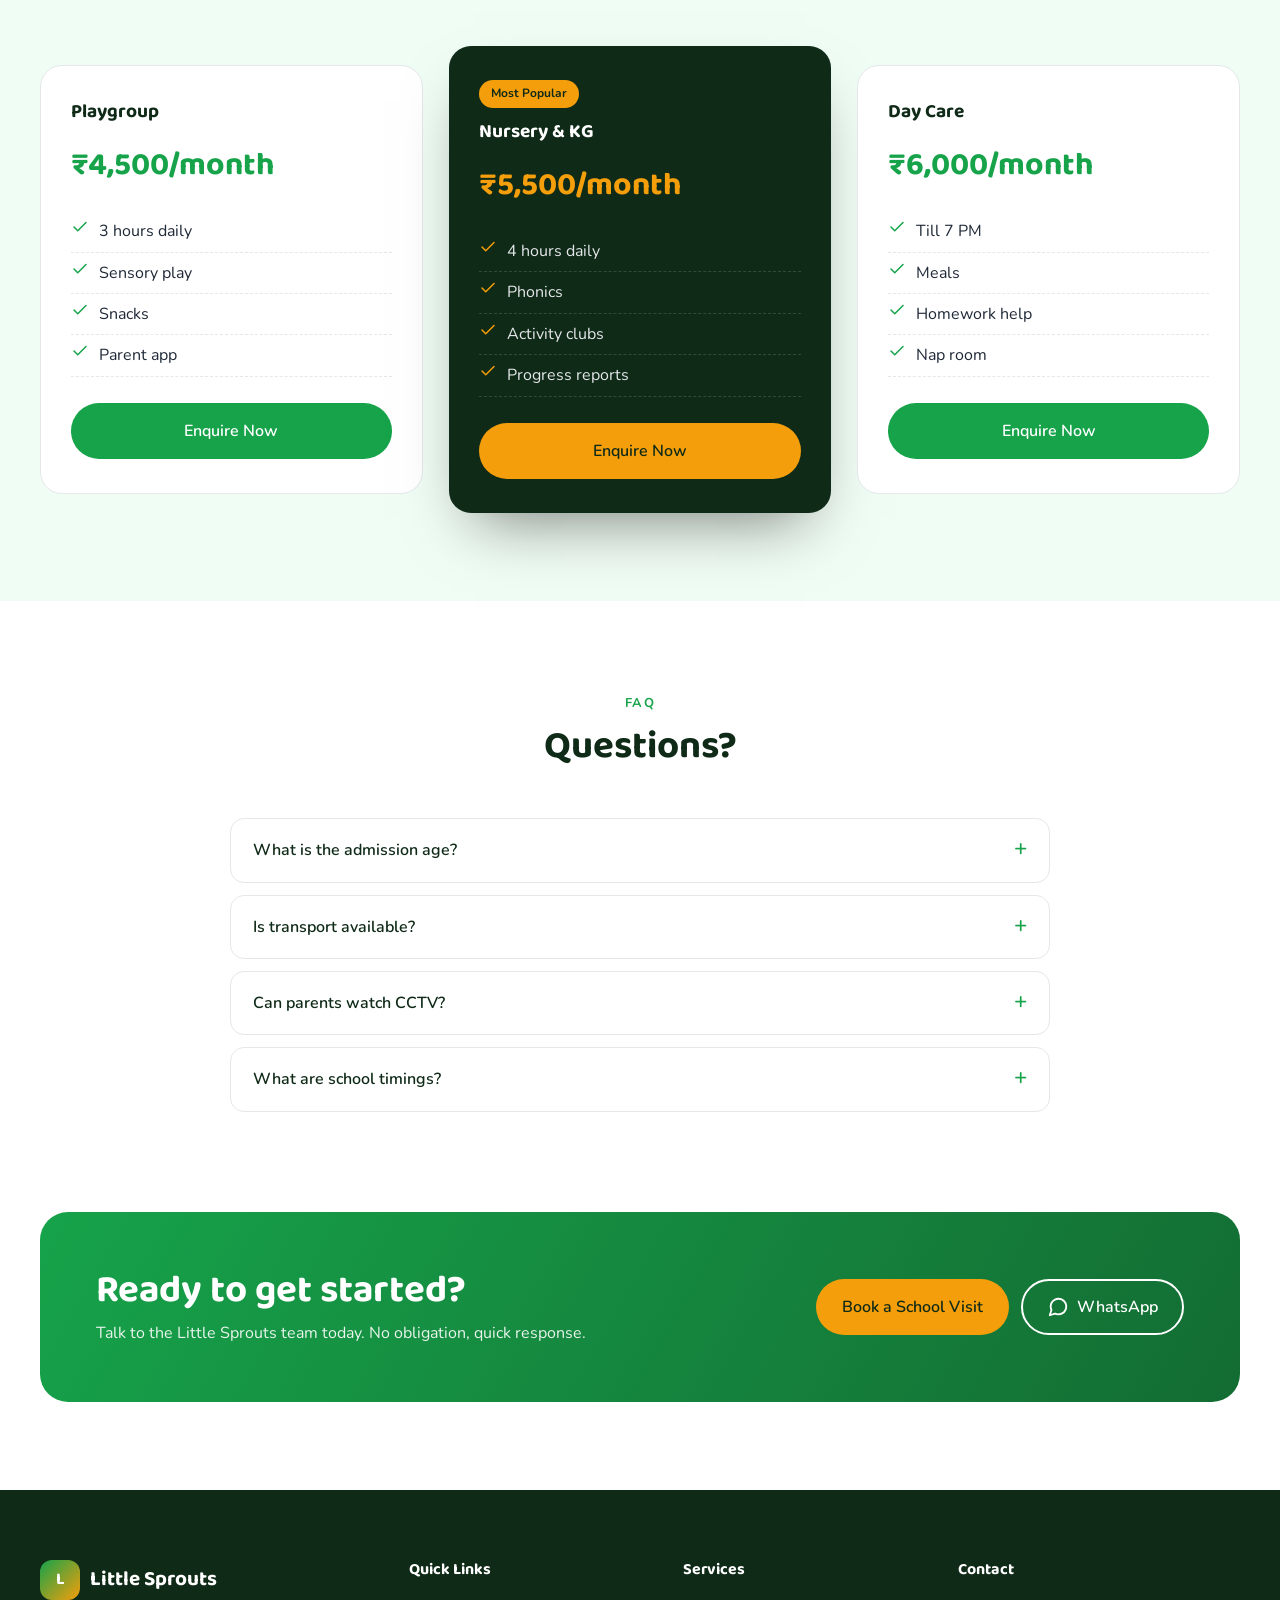
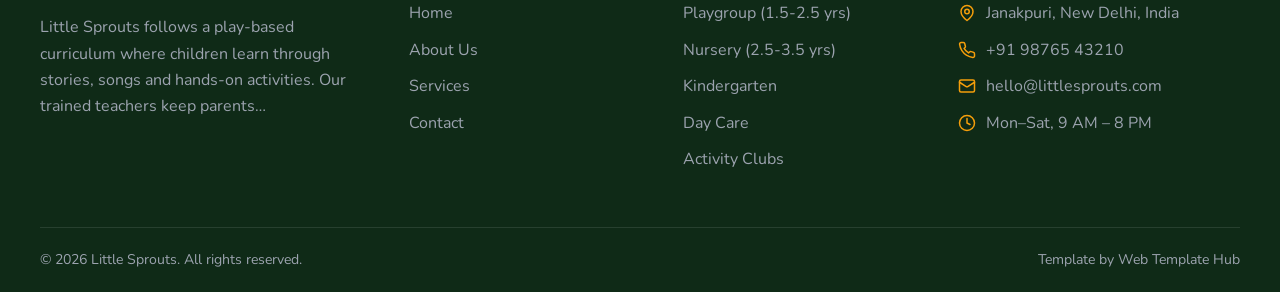
<file: services.html>
<!DOCTYPE html>
<html lang="en">
<head>
<meta charset="utf-8">
<meta name="viewport" content="width=device-width, initial-scale=1">
<title>Services | Little Sprouts – Janakpuri, New Delhi</title>
<meta name="description" content="Explore Little Sprouts services: Playgroup (1.5-2.5 yrs), Nursery (2.5-3.5 yrs), Kindergarten, Day Care.">
<meta name="robots" content="noindex, follow">
<meta name="theme-color" content="#16a34a">
<meta property="og:type" content="website">
<meta property="og:title" content="Services | Little Sprouts – Janakpuri, New Delhi">
<meta property="og:description" content="Explore Little Sprouts services: Playgroup (1.5-2.5 yrs), Nursery (2.5-3.5 yrs), Kindergarten, Day Care.">
<meta property="og:image" content="https://www.example.com/assets/img/og-image.jpg">
<meta property="og:locale" content="en_IN">
<meta name="twitter:card" content="summary_large_image">
<link rel="icon" href="data:image/svg+xml,%3Csvg xmlns='http://www.w3.org/2000/svg' viewBox='0 0 64 64'%3E%3Crect width='64' height='64' rx='14' fill='%2316a34a'/%3E%3Ctext x='32' y='43' font-size='32' text-anchor='middle' fill='white' font-family='Arial' font-weight='700'%3EL%3C/text%3E%3C/svg%3E">
<link rel="preconnect" href="https://fonts.googleapis.com">
<link rel="preconnect" href="https://fonts.gstatic.com" crossorigin>
<link href="https://fonts.googleapis.com/css2?family=Baloo+2:wght@400;500;600;700&amp;family=Nunito:wght@400;500;600;700&amp;display=swap" rel="stylesheet">
<link rel="stylesheet" href="assets/css/style.css">
</head>
<body>
<div class="topbar"><div class="container">
<div><span><svg class="ic" viewBox="0 0 24 24" fill="none" stroke="currentColor" stroke-width="2" stroke-linecap="round" stroke-linejoin="round" aria-hidden="true"><path d="M22 16.92v3a2 2 0 0 1-2.18 2 19.79 19.79 0 0 1-8.63-3.07 19.5 19.5 0 0 1-6-6 19.79 19.79 0 0 1-3.07-8.67A2 2 0 0 1 4.11 2h3a2 2 0 0 1 2 1.72 12.84 12.84 0 0 0 .7 2.81 2 2 0 0 1-.45 2.11L8.09 9.91a16 16 0 0 0 6 6l1.27-1.27a2 2 0 0 1 2.11-.45 12.84 12.84 0 0 0 2.81.7A2 2 0 0 1 22 16.92z"/></svg> +91 98765 43210</span><span class="hide-sm"><svg class="ic" viewBox="0 0 24 24" fill="none" stroke="currentColor" stroke-width="2" stroke-linecap="round" stroke-linejoin="round" aria-hidden="true"><rect x="2" y="4" width="20" height="16" rx="2"/><path d="m22 7-8.97 5.7a1.94 1.94 0 0 1-2.06 0L2 7"/></svg> hello@littlesprouts.com</span></div>
<div><span class="hide-sm"><svg class="ic" viewBox="0 0 24 24" fill="none" stroke="currentColor" stroke-width="2" stroke-linecap="round" stroke-linejoin="round" aria-hidden="true"><path d="M20 10c0 6-8 12-8 12s-8-6-8-12a8 8 0 0 1 16 0Z"/><circle cx="12" cy="10" r="3"/></svg> Janakpuri, New Delhi</span><span><svg class="ic" viewBox="0 0 24 24" fill="none" stroke="currentColor" stroke-width="2" stroke-linecap="round" stroke-linejoin="round" aria-hidden="true"><circle cx="12" cy="12" r="10"/><path d="M12 6v6l4 2"/></svg> Mon–Sat, 9 AM – 8 PM</span></div>
</div></div>
<header class="header"><div class="container">
<a class="logo" href="index.html" aria-label="Little Sprouts home"><b>L</b>Little Sprouts</a>
<button class="menu-btn" aria-label="Open menu" aria-expanded="false"><svg class="ic" viewBox="0 0 24 24" fill="none" stroke="currentColor" stroke-width="2" stroke-linecap="round" stroke-linejoin="round" aria-hidden="true"><path d="M4 6h16M4 12h16M4 18h16"/></svg></button>
<nav class="nav" aria-label="Main">
<a href="index.html">Home</a><a href="about.html">About</a><a href="services.html" class="active" aria-current="page">Services</a><a href="contact.html">Contact</a>
<a class="btn btn-p" href="contact.html">Book a School Visit</a>
</nav>
</div></header>
<main id="main">
<section class="page-hero"><div class="container"><h1>Our Services</h1><p style="opacity:.85;max-width:640px;margin:0 auto 14px">Play-based learning for playgroup, nursery and kindergarten, plus day care, in a safe, CCTV-monitored campus.</p><nav aria-label="Breadcrumb"><ol class="crumbs"><li><a href="index.html">Home</a></li><li aria-current="page">Services</li></ol></nav></div></section><section class="section"><div class="container"><div class="head reveal"><span class="eyebrow">What We Do</span><h2>Services We Provide</h2></div><div class="grid-3"><article class="svc reveal"><div class="ico"><svg class="ic" viewBox="0 0 24 24" fill="none" stroke="currentColor" stroke-width="2" stroke-linecap="round" stroke-linejoin="round" aria-hidden="true"><circle cx="12" cy="12" r="10"/><path d="M8 14s1.5 2 4 2 4-2 4-2M9 9h.01M15 9h.01"/></svg></div><h2 style="font-size:1.2rem">Playgroup (1.5-2.5 yrs)</h2><p>Sensory play, music and early social skills.</p><ul><li><svg class="ic" viewBox="0 0 24 24" fill="none" stroke="currentColor" stroke-width="2" stroke-linecap="round" stroke-linejoin="round" aria-hidden="true"><path d="M20 6 9 17l-5-5"/></svg> Experienced team</li><li><svg class="ic" viewBox="0 0 24 24" fill="none" stroke="currentColor" stroke-width="2" stroke-linecap="round" stroke-linejoin="round" aria-hidden="true"><path d="M20 6 9 17l-5-5"/></svg> Clear, upfront pricing</li><li><svg class="ic" viewBox="0 0 24 24" fill="none" stroke="currentColor" stroke-width="2" stroke-linecap="round" stroke-linejoin="round" aria-hidden="true"><path d="M20 6 9 17l-5-5"/></svg> Quick response</li></ul></article><article class="svc reveal"><div class="ico"><svg class="ic" viewBox="0 0 24 24" fill="none" stroke="currentColor" stroke-width="2" stroke-linecap="round" stroke-linejoin="round" aria-hidden="true"><path d="M4 19.5v-15A2.5 2.5 0 0 1 6.5 2H20v20H6.5a2.5 2.5 0 0 1 0-5H20"/></svg></div><h2 style="font-size:1.2rem">Nursery (2.5-3.5 yrs)</h2><p>Phonics, numbers and creative activities.</p><ul><li><svg class="ic" viewBox="0 0 24 24" fill="none" stroke="currentColor" stroke-width="2" stroke-linecap="round" stroke-linejoin="round" aria-hidden="true"><path d="M20 6 9 17l-5-5"/></svg> Personalised plan</li><li><svg class="ic" viewBox="0 0 24 24" fill="none" stroke="currentColor" stroke-width="2" stroke-linecap="round" stroke-linejoin="round" aria-hidden="true"><path d="M20 6 9 17l-5-5"/></svg> Quality assured</li><li><svg class="ic" viewBox="0 0 24 24" fill="none" stroke="currentColor" stroke-width="2" stroke-linecap="round" stroke-linejoin="round" aria-hidden="true"><path d="M20 6 9 17l-5-5"/></svg> Friendly support</li></ul></article><article class="svc reveal"><div class="ico"><svg class="ic" viewBox="0 0 24 24" fill="none" stroke="currentColor" stroke-width="2" stroke-linecap="round" stroke-linejoin="round" aria-hidden="true"><circle cx="12" cy="8" r="6"/><path d="M15.477 12.89 17 22l-5-3-5 3 1.523-9.11"/></svg></div><h2 style="font-size:1.2rem">Kindergarten</h2><p>School-readiness with reading and writing basics.</p><ul><li><svg class="ic" viewBox="0 0 24 24" fill="none" stroke="currentColor" stroke-width="2" stroke-linecap="round" stroke-linejoin="round" aria-hidden="true"><path d="M20 6 9 17l-5-5"/></svg> Flexible scheduling</li><li><svg class="ic" viewBox="0 0 24 24" fill="none" stroke="currentColor" stroke-width="2" stroke-linecap="round" stroke-linejoin="round" aria-hidden="true"><path d="M20 6 9 17l-5-5"/></svg> Trusted by locals</li><li><svg class="ic" viewBox="0 0 24 24" fill="none" stroke="currentColor" stroke-width="2" stroke-linecap="round" stroke-linejoin="round" aria-hidden="true"><path d="M20 6 9 17l-5-5"/></svg> Follow-up included</li></ul></article><article class="svc reveal"><div class="ico"><svg class="ic" viewBox="0 0 24 24" fill="none" stroke="currentColor" stroke-width="2" stroke-linecap="round" stroke-linejoin="round" aria-hidden="true"><path d="m3 9 9-7 9 7v11a2 2 0 0 1-2 2H5a2 2 0 0 1-2-2z"/><path d="M9 22V12h6v10"/></svg></div><h2 style="font-size:1.2rem">Day Care</h2><p>Safe after-school care with meals and naps.</p><ul><li><svg class="ic" viewBox="0 0 24 24" fill="none" stroke="currentColor" stroke-width="2" stroke-linecap="round" stroke-linejoin="round" aria-hidden="true"><path d="M20 6 9 17l-5-5"/></svg> Experienced team</li><li><svg class="ic" viewBox="0 0 24 24" fill="none" stroke="currentColor" stroke-width="2" stroke-linecap="round" stroke-linejoin="round" aria-hidden="true"><path d="M20 6 9 17l-5-5"/></svg> Clear, upfront pricing</li><li><svg class="ic" viewBox="0 0 24 24" fill="none" stroke="currentColor" stroke-width="2" stroke-linecap="round" stroke-linejoin="round" aria-hidden="true"><path d="M20 6 9 17l-5-5"/></svg> Quick response</li></ul></article><article class="svc reveal"><div class="ico"><svg class="ic" viewBox="0 0 24 24" fill="none" stroke="currentColor" stroke-width="2" stroke-linecap="round" stroke-linejoin="round" aria-hidden="true"><path d="M9 18V5l12-2v13"/><circle cx="6" cy="18" r="3"/><circle cx="18" cy="16" r="3"/></svg></div><h2 style="font-size:1.2rem">Activity Clubs</h2><p>Dance, art, storytelling and yoga for kids.</p><ul><li><svg class="ic" viewBox="0 0 24 24" fill="none" stroke="currentColor" stroke-width="2" stroke-linecap="round" stroke-linejoin="round" aria-hidden="true"><path d="M20 6 9 17l-5-5"/></svg> Personalised plan</li><li><svg class="ic" viewBox="0 0 24 24" fill="none" stroke="currentColor" stroke-width="2" stroke-linecap="round" stroke-linejoin="round" aria-hidden="true"><path d="M20 6 9 17l-5-5"/></svg> Quality assured</li><li><svg class="ic" viewBox="0 0 24 24" fill="none" stroke="currentColor" stroke-width="2" stroke-linecap="round" stroke-linejoin="round" aria-hidden="true"><path d="M20 6 9 17l-5-5"/></svg> Friendly support</li></ul></article><article class="svc reveal"><div class="ico"><svg class="ic" viewBox="0 0 24 24" fill="none" stroke="currentColor" stroke-width="2" stroke-linecap="round" stroke-linejoin="round" aria-hidden="true"><path d="M12 22s8-4 8-10V5l-8-3-8 3v7c0 6 8 10 8 10z"/><path d="m9 12 2 2 4-4"/></svg></div><h2 style="font-size:1.2rem">Safe Campus</h2><p>CCTV, trained staff and child-safe interiors.</p><ul><li><svg class="ic" viewBox="0 0 24 24" fill="none" stroke="currentColor" stroke-width="2" stroke-linecap="round" stroke-linejoin="round" aria-hidden="true"><path d="M20 6 9 17l-5-5"/></svg> Flexible scheduling</li><li><svg class="ic" viewBox="0 0 24 24" fill="none" stroke="currentColor" stroke-width="2" stroke-linecap="round" stroke-linejoin="round" aria-hidden="true"><path d="M20 6 9 17l-5-5"/></svg> Trusted by locals</li><li><svg class="ic" viewBox="0 0 24 24" fill="none" stroke="currentColor" stroke-width="2" stroke-linecap="round" stroke-linejoin="round" aria-hidden="true"><path d="M20 6 9 17l-5-5"/></svg> Follow-up included</li></ul></article></div></div></section><section class="section alt"><div class="container"><div class="head reveal"><span class="eyebrow">Pricing</span><h2>Programmes</h2></div><div class="grid-3" style="align-items:center"><div class="pkg reveal"><h3>Playgroup</h3><div class="price">₹4,500/month</div><ul><li><svg class="ic" viewBox="0 0 24 24" fill="none" stroke="currentColor" stroke-width="2" stroke-linecap="round" stroke-linejoin="round" aria-hidden="true"><path d="M20 6 9 17l-5-5"/></svg> 3 hours daily</li><li><svg class="ic" viewBox="0 0 24 24" fill="none" stroke="currentColor" stroke-width="2" stroke-linecap="round" stroke-linejoin="round" aria-hidden="true"><path d="M20 6 9 17l-5-5"/></svg> Sensory play</li><li><svg class="ic" viewBox="0 0 24 24" fill="none" stroke="currentColor" stroke-width="2" stroke-linecap="round" stroke-linejoin="round" aria-hidden="true"><path d="M20 6 9 17l-5-5"/></svg> Snacks</li><li><svg class="ic" viewBox="0 0 24 24" fill="none" stroke="currentColor" stroke-width="2" stroke-linecap="round" stroke-linejoin="round" aria-hidden="true"><path d="M20 6 9 17l-5-5"/></svg> Parent app</li></ul><a class="btn btn-p" style="justify-content:center" href="contact.html">Enquire Now</a></div><div class="pkg reveal hl"><span class="tag">Most Popular</span><h3>Nursery &amp; KG</h3><div class="price">₹5,500/month</div><ul><li><svg class="ic" viewBox="0 0 24 24" fill="none" stroke="currentColor" stroke-width="2" stroke-linecap="round" stroke-linejoin="round" aria-hidden="true"><path d="M20 6 9 17l-5-5"/></svg> 4 hours daily</li><li><svg class="ic" viewBox="0 0 24 24" fill="none" stroke="currentColor" stroke-width="2" stroke-linecap="round" stroke-linejoin="round" aria-hidden="true"><path d="M20 6 9 17l-5-5"/></svg> Phonics</li><li><svg class="ic" viewBox="0 0 24 24" fill="none" stroke="currentColor" stroke-width="2" stroke-linecap="round" stroke-linejoin="round" aria-hidden="true"><path d="M20 6 9 17l-5-5"/></svg> Activity clubs</li><li><svg class="ic" viewBox="0 0 24 24" fill="none" stroke="currentColor" stroke-width="2" stroke-linecap="round" stroke-linejoin="round" aria-hidden="true"><path d="M20 6 9 17l-5-5"/></svg> Progress reports</li></ul><a class="btn btn-a" style="justify-content:center" href="contact.html">Enquire Now</a></div><div class="pkg reveal"><h3>Day Care</h3><div class="price">₹6,000/month</div><ul><li><svg class="ic" viewBox="0 0 24 24" fill="none" stroke="currentColor" stroke-width="2" stroke-linecap="round" stroke-linejoin="round" aria-hidden="true"><path d="M20 6 9 17l-5-5"/></svg> Till 7 PM</li><li><svg class="ic" viewBox="0 0 24 24" fill="none" stroke="currentColor" stroke-width="2" stroke-linecap="round" stroke-linejoin="round" aria-hidden="true"><path d="M20 6 9 17l-5-5"/></svg> Meals</li><li><svg class="ic" viewBox="0 0 24 24" fill="none" stroke="currentColor" stroke-width="2" stroke-linecap="round" stroke-linejoin="round" aria-hidden="true"><path d="M20 6 9 17l-5-5"/></svg> Homework help</li><li><svg class="ic" viewBox="0 0 24 24" fill="none" stroke="currentColor" stroke-width="2" stroke-linecap="round" stroke-linejoin="round" aria-hidden="true"><path d="M20 6 9 17l-5-5"/></svg> Nap room</li></ul><a class="btn btn-p" style="justify-content:center" href="contact.html">Enquire Now</a></div></div></div></section><section class="section"><div class="container"><div class="head reveal"><span class="eyebrow">FAQ</span><h2>Questions?</h2></div><div class="faq"><details><summary>What is the admission age?</summary><p>Playgroup starts at 1.5 years.</p></details><details><summary>Is transport available?</summary><p>Yes, GPS-enabled vans with attendants.</p></details><details><summary>Can parents watch CCTV?</summary><p>Parents get secure live CCTV access.</p></details><details><summary>What are school timings?</summary><p>9 AM to 12:30 PM, with day care till 7 PM.</p></details></div></div></section><section class="section" style="padding-top:0"><div class="container"><div class="cta reveal">
<div><h2>Ready to get started?</h2><p>Talk to the Little Sprouts team today. No obligation, quick response.</p></div>
<div style="display:flex;gap:12px;flex-wrap:wrap"><a class="btn btn-a" href="contact.html">Book a School Visit</a><a class="btn btn-o" href="https://wa.me/919876543210"><svg class="ic" viewBox="0 0 24 24" fill="none" stroke="currentColor" stroke-width="2" stroke-linecap="round" stroke-linejoin="round" aria-hidden="true"><path d="M21 11.5a8.38 8.38 0 0 1-.9 3.8 8.5 8.5 0 0 1-7.6 4.7 8.38 8.38 0 0 1-3.8-.9L3 21l1.9-5.7a8.38 8.38 0 0 1-.9-3.8 8.5 8.5 0 0 1 4.7-7.6 8.38 8.38 0 0 1 3.8-.9h.5a8.48 8.48 0 0 1 8 8v.5z"/></svg> WhatsApp</a></div>
</div></div></section></main>
<footer class="footer"><div class="container grid">
<div><a class="logo" href="index.html"><b>L</b>Little Sprouts</a><p>Little Sprouts follows a play-based curriculum where children learn through stories, songs and hands-on activities. Our trained teachers keep parents…</p></div>
<div><h4>Quick Links</h4><ul><li><a href="index.html">Home</a></li><li><a href="about.html">About Us</a></li><li><a href="services.html">Services</a></li><li><a href="contact.html">Contact</a></li></ul></div>
<div><h4>Services</h4><ul><li><a href="services.html">Playgroup (1.5-2.5 yrs)</a></li><li><a href="services.html">Nursery (2.5-3.5 yrs)</a></li><li><a href="services.html">Kindergarten</a></li><li><a href="services.html">Day Care</a></li><li><a href="services.html">Activity Clubs</a></li></ul></div>
<div><h4>Contact</h4><ul class="contact"><li><svg class="ic" viewBox="0 0 24 24" fill="none" stroke="currentColor" stroke-width="2" stroke-linecap="round" stroke-linejoin="round" aria-hidden="true"><path d="M20 10c0 6-8 12-8 12s-8-6-8-12a8 8 0 0 1 16 0Z"/><circle cx="12" cy="10" r="3"/></svg> Janakpuri, New Delhi, India</li><li><svg class="ic" viewBox="0 0 24 24" fill="none" stroke="currentColor" stroke-width="2" stroke-linecap="round" stroke-linejoin="round" aria-hidden="true"><path d="M22 16.92v3a2 2 0 0 1-2.18 2 19.79 19.79 0 0 1-8.63-3.07 19.5 19.5 0 0 1-6-6 19.79 19.79 0 0 1-3.07-8.67A2 2 0 0 1 4.11 2h3a2 2 0 0 1 2 1.72 12.84 12.84 0 0 0 .7 2.81 2 2 0 0 1-.45 2.11L8.09 9.91a16 16 0 0 0 6 6l1.27-1.27a2 2 0 0 1 2.11-.45 12.84 12.84 0 0 0 2.81.7A2 2 0 0 1 22 16.92z"/></svg> <a href="tel:+919876543210">+91 98765 43210</a></li><li><svg class="ic" viewBox="0 0 24 24" fill="none" stroke="currentColor" stroke-width="2" stroke-linecap="round" stroke-linejoin="round" aria-hidden="true"><rect x="2" y="4" width="20" height="16" rx="2"/><path d="m22 7-8.97 5.7a1.94 1.94 0 0 1-2.06 0L2 7"/></svg> <a href="mailto:hello@littlesprouts.com">hello@littlesprouts.com</a></li><li><svg class="ic" viewBox="0 0 24 24" fill="none" stroke="currentColor" stroke-width="2" stroke-linecap="round" stroke-linejoin="round" aria-hidden="true"><circle cx="12" cy="12" r="10"/><path d="M12 6v6l4 2"/></svg> Mon–Sat, 9 AM – 8 PM</li></ul></div>
</div><div class="container copy"><span>&copy; <span id="year">2026</span> Little Sprouts. All rights reserved.</span><span>Template by <a href="https://webtemplatehub.online/" rel="nofollow">Web Template Hub</a></span></div></footer>
<div class="floats">
<a class="fab fab-call" href="tel:+919876543210" aria-label="Call Little Sprouts"><span>Call now</span><svg class="ic" viewBox="0 0 24 24" fill="none" stroke="currentColor" stroke-width="2" stroke-linecap="round" stroke-linejoin="round" aria-hidden="true"><path d="M22 16.92v3a2 2 0 0 1-2.18 2 19.79 19.79 0 0 1-8.63-3.07 19.5 19.5 0 0 1-6-6 19.79 19.79 0 0 1-3.07-8.67A2 2 0 0 1 4.11 2h3a2 2 0 0 1 2 1.72 12.84 12.84 0 0 0 .7 2.81 2 2 0 0 1-.45 2.11L8.09 9.91a16 16 0 0 0 6 6l1.27-1.27a2 2 0 0 1 2.11-.45 12.84 12.84 0 0 0 2.81.7A2 2 0 0 1 22 16.92z"/></svg></a>
<a class="fab fab-wa" href="https://wa.me/919876543210?text=Hi%20Little%20Sprouts%2C%20I%20have%20an%20enquiry" aria-label="Chat on WhatsApp" target="_blank" rel="noopener"><span>WhatsApp us</span><svg viewBox="0 0 24 24" aria-hidden="true"><path d="M12 2.2a9.8 9.8 0 0 0-8.4 14.9L2.3 21.8l4.8-1.3A9.8 9.8 0 1 0 12 2.2z" fill="none" stroke="currentColor" stroke-width="1.8" stroke-linejoin="round"/><path fill="currentColor" d="M8.7 7.3c.2-.4.4-.4.7-.4h.5c.2 0 .4 0 .6.5l.8 1.9c.1.2.1.4 0 .6l-.4.6c-.1.2-.2.3 0 .6.6 1 1.4 1.8 2.5 2.4.3.2.4.1.6-.1l.7-.8c.2-.2.4-.2.6-.1l1.8.9c.3.1.4.2.4.4 0 .6-.3 1.5-1.2 1.9-.8.4-1.8.4-3.5-.3-2.2-.9-3.8-3-4.3-3.9-.6-1-.6-2.1-.1-3.2z"/></svg></a>
</div>

<script src="assets/js/main.js" defer></script>
</body>
</html>
</file>
<file: assets/css/style.css>
/* ==========================================================
   Little Sprouts Website Template  |  by Web Template Hub
   Edit colours & fonts in :root below. Licence: see LICENSE.txt
   ========================================================== */
:root{
  --p:#16a34a; --a:#f59e0b; --d:#0f2a17; --l:#f0fdf4;
  --text:#1f2937; --muted:#6b7280; --line:#e5e7eb; --white:#fff;
  --hf:'Baloo 2',system-ui,sans-serif; --bf:'Nunito',system-ui,sans-serif;
  --r:16px; --sh:0 10px 30px -12px rgba(0,0,0,.18); --max:1200px;
}
*,*::before,*::after{box-sizing:border-box}
html{scroll-behavior:smooth}
body{margin:0;font-family:var(--bf);color:var(--text);line-height:1.65;background:#fff;-webkit-font-smoothing:antialiased}
img{max-width:100%;display:block}
a{color:var(--p);text-decoration:none}
h1,h2,h3,h4{font-family:var(--hf);line-height:1.2;color:var(--d);margin:0 0 .6em}
h1{font-size:clamp(2rem,4.6vw,3.4rem)} h2{font-size:clamp(1.6rem,3.2vw,2.4rem)} h3{font-size:1.2rem}
p{margin:0 0 1em}
.container{width:min(var(--max),100% - 32px);margin-inline:auto}
.ic{width:22px;height:22px;flex:none}
.btn{display:inline-flex;align-items:center;gap:8px;padding:13px 24px;border-radius:999px;font-weight:600;border:2px solid transparent;cursor:pointer;font-family:var(--bf);font-size:1rem;transition:.2s}
.btn-p{background:var(--p);color:#fff}.btn-p:hover{filter:brightness(1.1);transform:translateY(-2px)}
.btn-a{background:var(--a);color:var(--d)}.btn-a:hover{filter:brightness(1.05);transform:translateY(-2px)}
.btn-o{border-color:currentColor;color:inherit;background:transparent}.btn-o:hover{background:rgba(255,255,255,.1)}
.eyebrow{display:inline-block;font-size:.8rem;font-weight:700;letter-spacing:.12em;text-transform:uppercase;color:var(--p);margin-bottom:10px}
.section{padding:88px 0}.section.alt{background:var(--l)}
.head{max-width:680px;margin:0 auto 48px;text-align:center}.head p{color:var(--muted)}
/* topbar + header */
.topbar{background:var(--d);color:#e5e7eb;font-size:.85rem}
.topbar .container{display:flex;justify-content:space-between;gap:16px;padding:8px 0;flex-wrap:wrap}
.topbar span{display:inline-flex;align-items:center;gap:6px;margin-right:18px}.topbar .ic{width:15px;height:15px;color:var(--a)}
.header{position:sticky;top:0;z-index:50;background:rgba(255,255,255,.96);backdrop-filter:blur(8px);border-bottom:1px solid var(--line)}
.header .container{display:flex;align-items:center;justify-content:space-between;height:74px}
.logo{display:flex;align-items:center;gap:10px;font-family:var(--hf);font-weight:700;font-size:1.3rem;color:var(--d)}
.logo b{display:grid;place-items:center;width:40px;height:40px;border-radius:12px;background:linear-gradient(135deg,var(--p),var(--a));color:#fff;font-size:1.05rem}
.nav{display:flex;align-items:center;gap:28px}.nav a{color:var(--text);font-weight:500}.nav a:hover,.nav a.active{color:var(--p)}
.nav .btn{color:#fff;padding:10px 20px}
.menu-btn{display:none;background:none;border:0;color:var(--d);cursor:pointer}
/* hero */
.hero{position:relative;overflow:hidden}
.hero .badges{display:flex;flex-wrap:wrap;gap:10px;margin:22px 0 30px}
.badge{display:inline-flex;align-items:center;gap:6px;padding:7px 14px;border-radius:999px;font-size:.88rem;font-weight:600;background:#fff;color:var(--d);box-shadow:var(--sh)}
.badge .ic{width:16px;height:16px;color:var(--p)}
.hero .ctas{display:flex;gap:12px;flex-wrap:wrap}
.hero-split{background:var(--l);padding:80px 0 96px}
.hero-split::before,.hero-split::after{content:"";position:absolute;border-radius:50%;filter:blur(60px);opacity:.35}
.hero-split::before{width:420px;height:420px;background:var(--p);top:-160px;right:-80px}
.hero-split::after{width:300px;height:300px;background:var(--a);bottom:-140px;left:-60px}
.hero-grid{position:relative;z-index:1;display:grid;grid-template-columns:1.15fr .85fr;gap:56px;align-items:center}
.hero-split p.lead{font-size:1.15rem;color:#4b5563;max-width:560px}
.hero-center{background:radial-gradient(circle at 20% 10%,color-mix(in srgb,var(--a) 35%,transparent),transparent 40%),linear-gradient(135deg,var(--p),var(--d));color:#fff;text-align:center;padding:110px 0 140px}
.hero-center h1,.hero-overlay h1{color:#fff}
.hero-center p.lead{font-size:1.2rem;opacity:.9;max-width:700px;margin:0 auto}
.hero-center .badges,.hero-center .ctas{justify-content:center}
.hero-center .badge,.hero-overlay .badge{background:rgba(255,255,255,.12);color:#fff;box-shadow:none;border:1px solid rgba(255,255,255,.25)}
.hero-center .badge .ic,.hero-overlay .badge .ic{color:var(--a)}
.stat-strip{position:relative;z-index:2;margin-top:-70px}
.stat-strip .grid{display:grid;grid-template-columns:repeat(4,1fr);background:#fff;border-radius:var(--r);box-shadow:var(--sh);overflow:hidden}
.stat{padding:28px 20px;text-align:center;border-right:1px solid var(--line)}.stat:last-child{border:0}
.stat strong{display:block;font-family:var(--hf);font-size:2rem;color:var(--p)}.stat span{color:var(--muted);font-size:.92rem}
.hero-overlay{background:var(--d);color:#e5e7eb;padding:100px 0 110px}
.hero-overlay::before{content:"";position:absolute;inset:0;background:radial-gradient(circle at 80% 20%,color-mix(in srgb,var(--p) 55%,transparent),transparent 45%),radial-gradient(circle at 10% 90%,color-mix(in srgb,var(--a) 30%,transparent),transparent 40%);}
.hero-overlay::after{content:"";position:absolute;inset:0;background-image:radial-gradient(rgba(255,255,255,.08) 1px,transparent 1px);background-size:22px 22px}
.hero-overlay p.lead{font-size:1.15rem;opacity:.85;max-width:560px}
.hero-overlay .btn-o{color:#fff}
/* enquiry card */
.card-form{background:#fff;border-radius:22px;padding:30px;box-shadow:0 30px 60px -20px rgba(0,0,0,.35);color:var(--text)}
.card-form h3{margin-bottom:4px}.card-form small{color:var(--muted)}
.form{display:grid;gap:14px;margin-top:18px}
.form .row{display:grid;grid-template-columns:1fr 1fr;gap:14px}
.form label{font-size:.85rem;font-weight:600;color:var(--d);display:block;margin-bottom:5px}
.form input,.form select,.form textarea{width:100%;padding:12px 14px;border:1.5px solid var(--line);border-radius:12px;font:inherit;background:#fff;color:var(--text)}
.form input:focus,.form select:focus,.form textarea:focus{outline:none;border-color:var(--p);box-shadow:0 0 0 4px color-mix(in srgb,var(--p) 15%,transparent)}
.form .btn{justify-content:center;width:100%}
.form-msg{display:none;padding:12px;border-radius:12px;background:#ecfdf5;color:#065f46;font-weight:600}
.hp{position:absolute;left:-9999px}
/* why strip */
.why{background:var(--d);color:#fff;padding:26px 0}
.why .grid{display:grid;grid-template-columns:repeat(4,1fr);gap:18px}
.why div{display:flex;align-items:center;gap:12px;font-weight:600}.why .ic{color:var(--a);width:28px;height:28px}
/* cards */
.grid-3{display:grid;grid-template-columns:repeat(3,1fr);gap:26px}
.svc{background:#fff;border:1px solid var(--line);border-radius:var(--r);padding:30px;transition:.25s;position:relative;overflow:hidden}
.svc:hover{transform:translateY(-6px);box-shadow:var(--sh);border-color:transparent}
.svc .ico{width:56px;height:56px;border-radius:14px;display:grid;place-items:center;background:color-mix(in srgb,var(--p) 12%,#fff);color:var(--p);margin-bottom:18px}
.svc .ico .ic{width:28px;height:28px}
.svc p{color:var(--muted);margin:0}
.svc ul{list-style:none;padding:0;margin:14px 0 0}.svc li{display:flex;gap:8px;align-items:center;font-size:.93rem;padding:3px 0}.svc li .ic{width:16px;height:16px;color:var(--p)}
/* about */
.split{display:grid;grid-template-columns:1fr 1fr;gap:64px;align-items:center}
.visual{position:relative;aspect-ratio:4/3.4;border-radius:24px;background:linear-gradient(145deg,var(--p),var(--d));display:grid;place-items:center;color:rgba(255,255,255,.2);overflow:hidden}
.visual>.ic{width:45%;height:45%;stroke-width:1}
.visual .float{position:absolute;background:#fff;color:var(--d);border-radius:14px;padding:14px 18px;box-shadow:var(--sh);display:flex;gap:12px;align-items:center}
.visual .float strong{font-family:var(--hf);font-size:1.4rem;color:var(--p);display:block;line-height:1}
.visual .float small{color:var(--muted)}
.visual .f1{left:22px;bottom:22px}.visual .f2{right:22px;top:22px}
.checks{list-style:none;padding:0;margin:20px 0 28px;display:grid;grid-template-columns:1fr 1fr;gap:10px}
.checks li{display:flex;gap:10px;align-items:center;font-weight:500}.checks .ic{color:#fff;background:var(--p);border-radius:50%;padding:4px;width:24px;height:24px}
/* stats band */
.stats-band{background:linear-gradient(120deg,var(--p),var(--d));color:#fff;padding:60px 0}
.stats-band .grid{display:grid;grid-template-columns:repeat(4,1fr);gap:20px;text-align:center}
.stats-band strong{font-family:var(--hf);font-size:2.4rem;display:block}.stats-band span{opacity:.85}
/* process */
.steps{display:grid;grid-template-columns:repeat(4,1fr);gap:24px;counter-reset:s}
.step{position:relative;text-align:center;padding:10px}
.step::before{counter-increment:s;content:counter(s,decimal-leading-zero);display:grid;place-items:center;width:70px;height:70px;margin:0 auto 18px;border-radius:50%;background:#fff;border:2px dashed var(--p);color:var(--p);font-family:var(--hf);font-weight:700;font-size:1.3rem}
.step h3{font-size:1.05rem}
/* packages */
.pkg{background:#fff;border:1px solid var(--line);border-radius:22px;padding:34px 30px;display:flex;flex-direction:column;transition:.25s}
.pkg:hover{box-shadow:var(--sh)}
.pkg.hl{background:var(--d);color:#e5e7eb;border:0;transform:scale(1.04);box-shadow:0 30px 60px -25px rgba(0,0,0,.5)}
.pkg.hl h3{color:#fff}.pkg .price{font-family:var(--hf);font-size:2rem;font-weight:700;color:var(--p);margin:6px 0 18px}
.pkg.hl .price{color:var(--a)}
.pkg ul{list-style:none;padding:0;margin:0 0 26px;flex:1}.pkg li{display:flex;gap:10px;padding:7px 0;border-bottom:1px dashed var(--line)}
.pkg.hl li{border-color:rgba(255,255,255,.15)}.pkg li .ic{width:18px;height:18px;color:var(--p)}.pkg.hl li .ic{color:var(--a)}
.pkg .tag{align-self:flex-start;background:var(--a);color:var(--d);font-size:.75rem;font-weight:700;padding:4px 12px;border-radius:999px;margin-bottom:12px}
/* gallery */
.gallery{display:grid;grid-template-columns:repeat(3,1fr);grid-auto-rows:220px;gap:16px}
.tile{border-radius:18px;position:relative;overflow:hidden;display:flex;align-items:flex-end;padding:18px;color:#fff;font-weight:600}
.tile:nth-child(1){grid-row:span 2}.tile:nth-child(6){grid-column:1/-1}
.tile .ic{position:absolute;right:-18px;top:-18px;width:140px;height:140px;opacity:.18;stroke-width:1.2}
.tile span{position:relative;background:rgba(0,0,0,.25);backdrop-filter:blur(4px);padding:6px 12px;border-radius:999px;font-size:.9rem}
/* testimonials */
.quote{background:#fff;border-radius:var(--r);padding:30px;box-shadow:var(--sh);position:relative}
.quote .stars{color:#f59e0b;display:flex;gap:2px;margin-bottom:12px}.quote .stars .ic{width:18px;height:18px;fill:currentColor}
.quote p{font-style:italic;color:#374151}
.who{display:flex;align-items:center;gap:12px;margin-top:18px}
.who b{display:grid;place-items:center;width:46px;height:46px;border-radius:50%;background:linear-gradient(135deg,var(--p),var(--a));color:#fff;font-family:var(--hf)}
.who small{display:block;color:var(--muted)}
/* faq */
.faq{max-width:820px;margin:0 auto}
.faq details{background:#fff;border:1px solid var(--line);border-radius:14px;margin-bottom:12px;padding:0 22px}
.faq summary{cursor:pointer;list-style:none;padding:18px 0;font-weight:600;display:flex;justify-content:space-between;gap:16px;color:var(--d)}
.faq summary::-webkit-details-marker{display:none}
.faq summary::after{content:"+";font-size:1.4rem;color:var(--p);line-height:1}
.faq details[open] summary::after{content:"–"}
.faq details p{color:var(--muted);padding-bottom:18px;margin:0}
/* cta */
.cta{background:linear-gradient(120deg,var(--p),color-mix(in srgb,var(--p) 55%,var(--d)));border-radius:28px;color:#fff;padding:56px;display:flex;justify-content:space-between;align-items:center;gap:30px;flex-wrap:wrap}
.cta h2{color:#fff;margin:0 0 6px}.cta p{margin:0;opacity:.9}
/* page hero */
.page-hero{background:linear-gradient(135deg,var(--d),color-mix(in srgb,var(--p) 70%,var(--d)));color:#fff;padding:80px 0;text-align:center}
.page-hero h1{color:#fff}
.crumbs{display:flex;gap:8px;justify-content:center;font-size:.92rem;opacity:.85;list-style:none;padding:0;margin:0}
.crumbs a{color:#fff}.crumbs li+li::before{content:"/";margin-right:8px}
/* contact */
.info{display:grid;gap:16px}
.info div{display:flex;gap:16px;align-items:flex-start;background:var(--l);padding:20px;border-radius:14px}
.info .ic{color:var(--p);width:26px;height:26px}.info strong{display:block;color:var(--d)}
.map{margin-top:16px;border-radius:14px;min-height:220px;background:repeating-linear-gradient(45deg,var(--l),var(--l) 12px,#fff 12px,#fff 24px);display:grid;place-items:center;color:var(--muted);text-align:center;padding:20px;border:1px dashed var(--line)}
.disclaimer{background:#fffbeb;border:1px solid #fde68a;border-radius:12px;padding:16px;font-size:.9rem;color:#78350f}
/* footer */
.footer{background:var(--d);color:#9ca3af;padding:70px 0 0;margin-top:0}
.footer .grid{display:grid;grid-template-columns:1.4fr 1fr 1fr 1.2fr;gap:40px}
.footer h4{color:#fff;font-size:1rem;margin-bottom:16px}.footer a{color:#9ca3af}.footer a:hover{color:#fff}
.footer ul{list-style:none;padding:0;margin:0}.footer li{padding:5px 0}
.footer .logo{color:#fff;margin-bottom:14px}
.footer .contact li{display:flex;gap:10px}.footer .contact .ic{width:18px;height:18px;color:var(--a);margin-top:4px}
.copy{border-top:1px solid rgba(255,255,255,.1);margin-top:50px;padding:20px 0;font-size:.88rem;display:flex;justify-content:space-between;flex-wrap:wrap;gap:10px}
/* floating call + whatsapp */
.floats{position:fixed;right:18px;bottom:18px;display:flex;flex-direction:column;gap:12px;z-index:60}
.fab{position:relative;width:56px;height:56px;border-radius:50%;display:grid;place-items:center;color:#fff;box-shadow:0 10px 24px -6px rgba(0,0,0,.35);transition:transform .2s}
.fab:hover{transform:scale(1.08);color:#fff}
.fab svg{width:28px;height:28px}
.fab-wa{background:#25d366}.fab-call{background:var(--p)}
.fab::before{content:"";position:absolute;inset:0;border-radius:50%;background:inherit;z-index:-1;animation:ping 2.2s cubic-bezier(0,0,.2,1) infinite}
.fab-call::before{animation-delay:1.1s}
@keyframes ping{0%{transform:scale(1);opacity:.55}80%,100%{transform:scale(1.7);opacity:0}}
.fab span{position:absolute;right:68px;top:50%;transform:translateY(-50%);background:#111;color:#fff;font-size:.8rem;font-weight:600;padding:5px 10px;border-radius:8px;white-space:nowrap;opacity:0;pointer-events:none;transition:.2s}
.fab:hover span{opacity:1}
/* lead popup */
.popup{position:fixed;inset:0;z-index:100;display:none;align-items:center;justify-content:center;padding:16px;background:rgba(10,10,15,.6);backdrop-filter:blur(4px)}
.popup.open{display:flex;animation:pfade .25s ease}
@keyframes pfade{from{opacity:0}to{opacity:1}}
.popup-box{position:relative;background:#fff;border-radius:24px;width:min(780px,100%);max-height:92vh;overflow:auto;display:grid;grid-template-columns:.9fr 1.1fr;box-shadow:0 40px 80px -20px rgba(0,0,0,.5);animation:pup .35s cubic-bezier(.2,.9,.3,1.2)}
@keyframes pup{from{transform:translateY(30px) scale(.96)}to{transform:none}}
.popup-side{background:radial-gradient(circle at 20% 0,color-mix(in srgb,var(--a) 45%,transparent),transparent 55%),linear-gradient(150deg,var(--p),var(--d));color:#fff;padding:36px 30px;display:flex;flex-direction:column;justify-content:center;gap:12px}
.popup-side .tagline{font-size:.78rem;font-weight:700;letter-spacing:.12em;text-transform:uppercase;color:var(--a)}
.popup-side .big{font-family:var(--hf);font-size:2rem;line-height:1.15;font-weight:700;color:#fff;margin:0}
.popup-side ul{list-style:none;padding:0;margin:6px 0 0;display:grid;gap:8px;font-size:.93rem}
.popup-side li{display:flex;gap:8px;align-items:center}.popup-side li .ic{width:18px;height:18px;color:var(--a)}
.popup-main{padding:30px}.popup-main h3{margin-bottom:2px}.popup-main small{color:var(--muted)}
.popup-close{position:absolute;top:12px;right:12px;width:38px;height:38px;border-radius:50%;border:0;background:rgba(0,0,0,.06);cursor:pointer;display:grid;place-items:center;color:var(--d);z-index:2}
.popup-close:hover{background:rgba(0,0,0,.12)}
@media (max-width:760px){.popup-main .form>div:has(textarea){display:none}.popup-close{background:rgba(255,255,255,.9)}.popup-box{grid-template-columns:1fr}.popup-side{padding:26px 22px}.popup-side .big{font-size:1.5rem}.popup-side ul{display:none}.popup-main{padding:22px}.floats{right:14px;bottom:14px}.fab{width:52px;height:52px}}

.reveal{opacity:0;transform:translateY(24px);transition:.7s ease}.reveal.in{opacity:1;transform:none}
/* responsive */
@media (max-width:980px){
  .hero-grid,.split{grid-template-columns:1fr}.grid-3,.steps{grid-template-columns:1fr 1fr}
  .footer .grid{grid-template-columns:1fr 1fr}.stat-strip .grid,.stats-band .grid,.why .grid{grid-template-columns:1fr 1fr}
  .stat:nth-child(2){border-right:0}.pkg.hl{transform:none}
}
@media (max-width:760px){
  .menu-btn{display:block}
  .nav{position:fixed;inset:74px 0 auto 0;background:#fff;flex-direction:column;align-items:stretch;padding:20px;gap:6px;border-bottom:1px solid var(--line);transform:translateY(-130%);transition:.3s}
  .nav.open{transform:none}.nav a{padding:10px 0}
  .topbar .hide-sm{display:none}
  .section{padding:64px 0}.grid-3,.steps,.checks,.form .row{grid-template-columns:1fr}
  .gallery{grid-template-columns:1fr 1fr;grid-auto-rows:160px}
  .footer .grid{grid-template-columns:1fr}.cta{padding:36px 24px}
}
</file>
